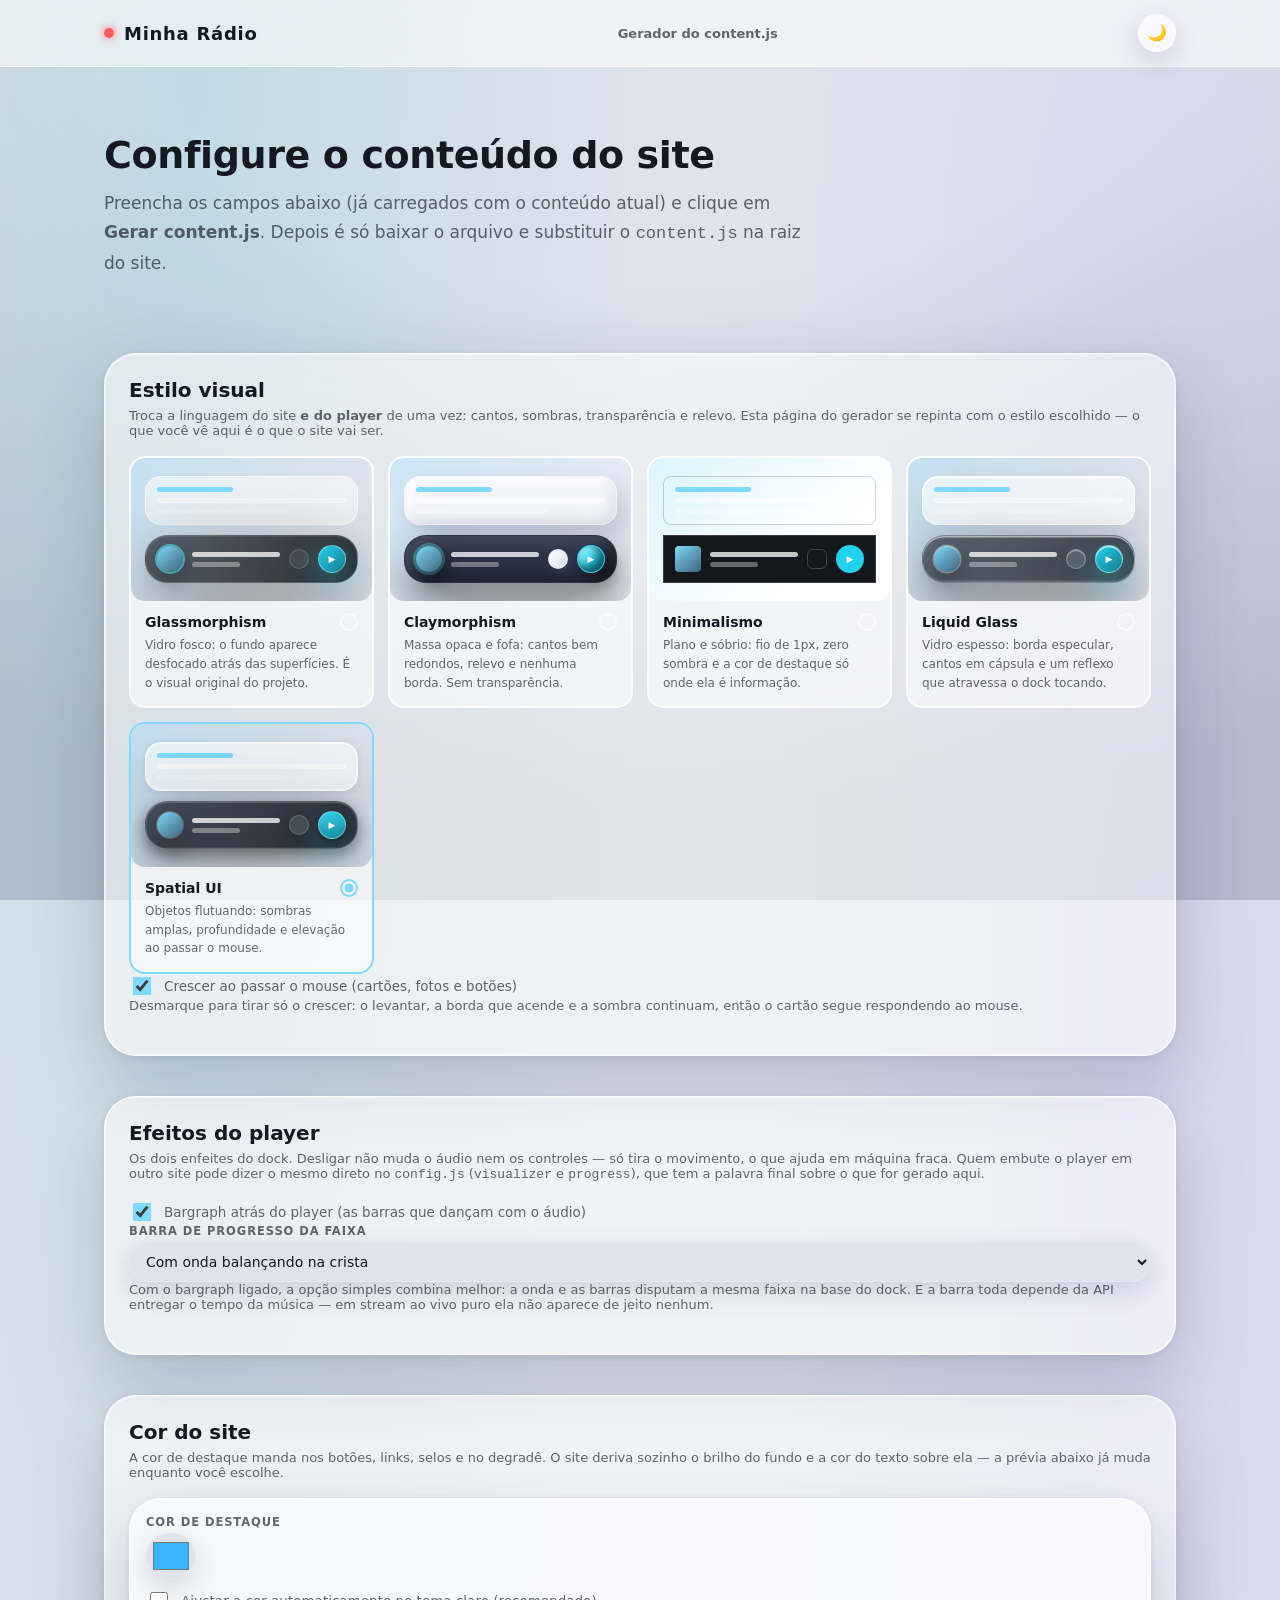
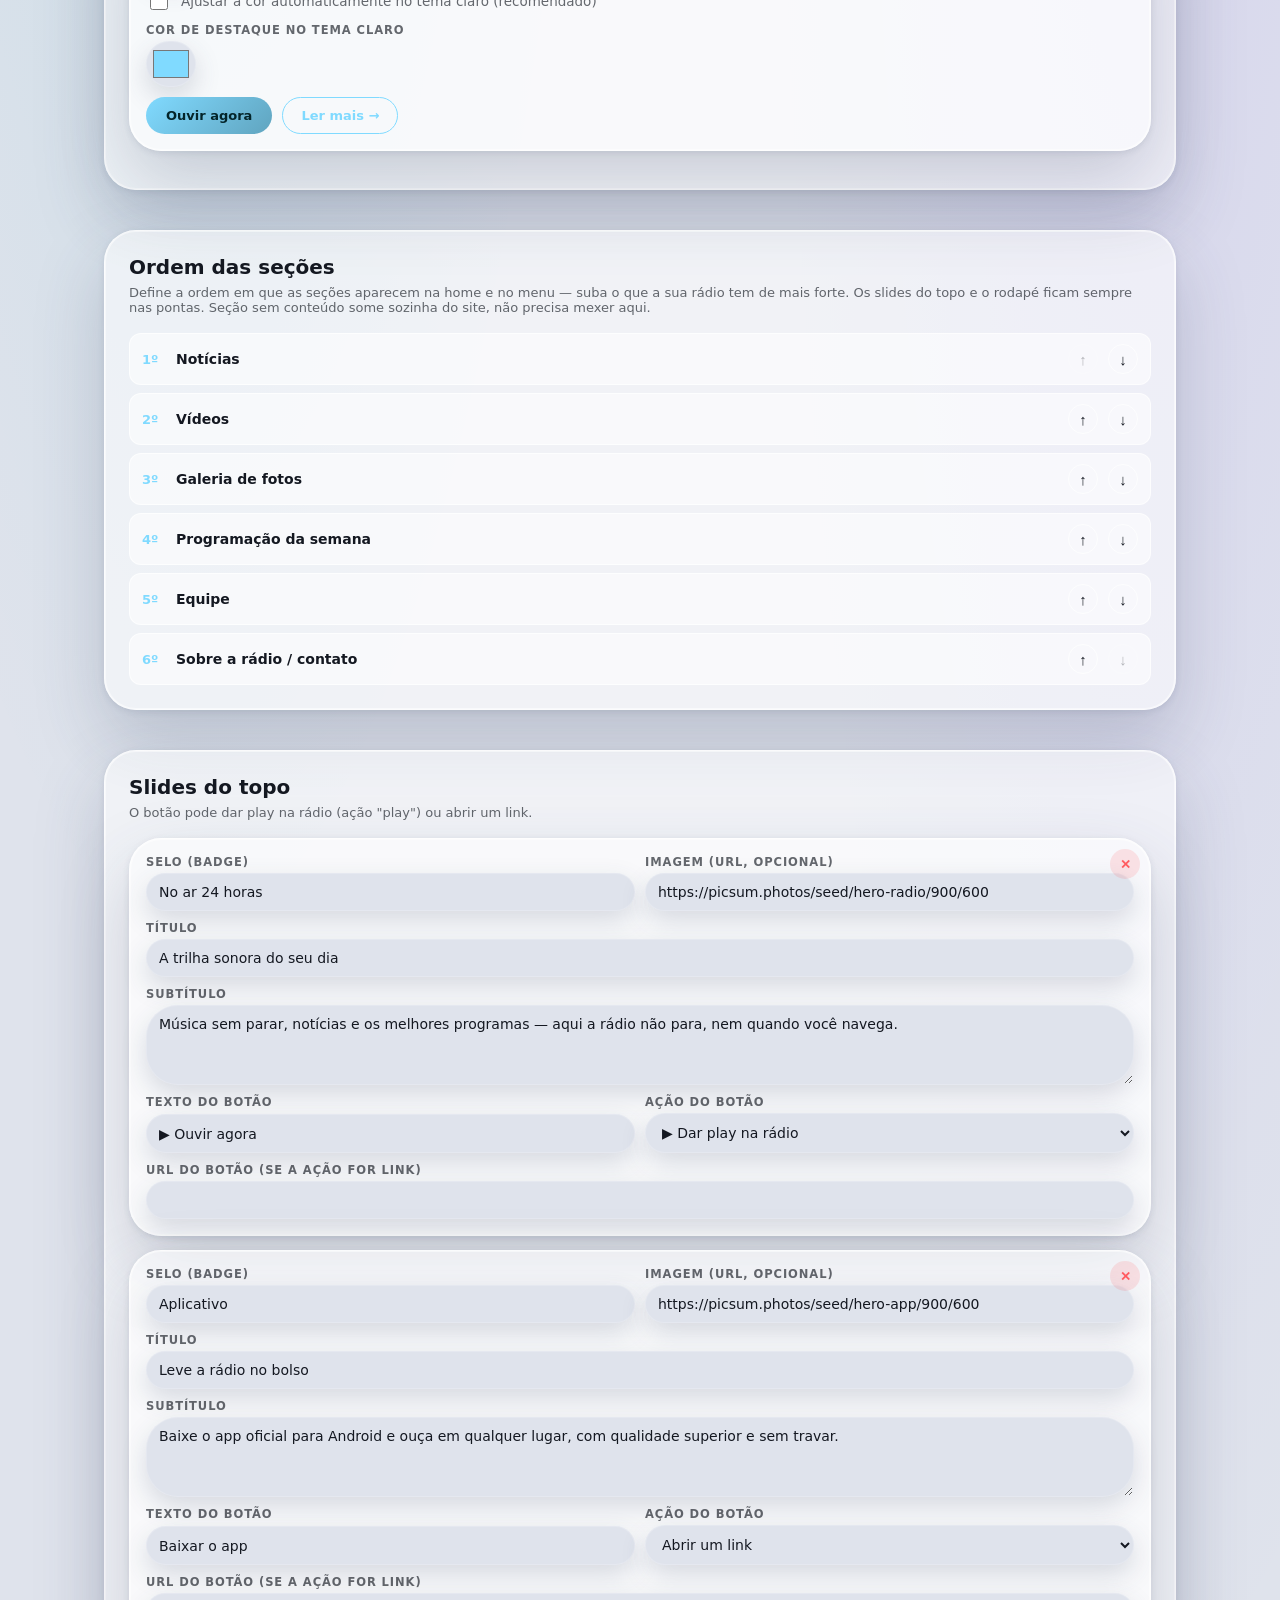
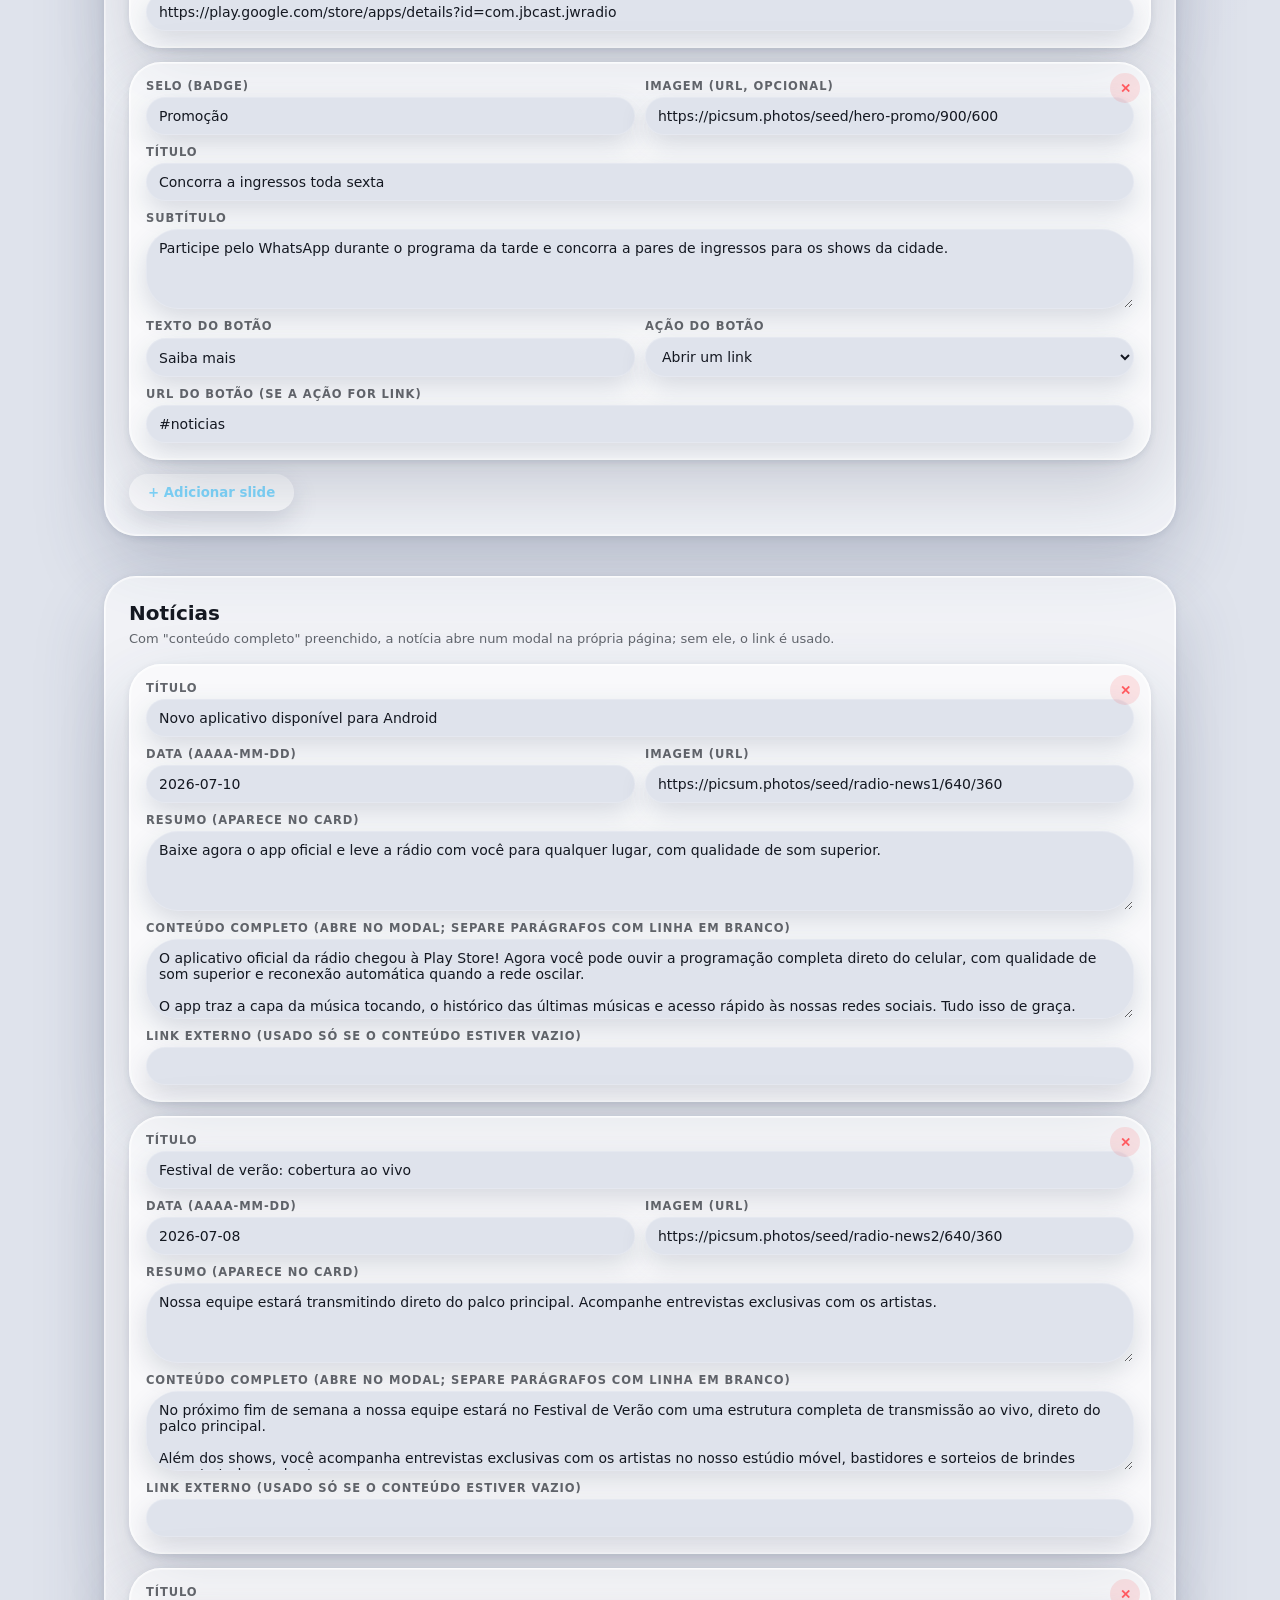
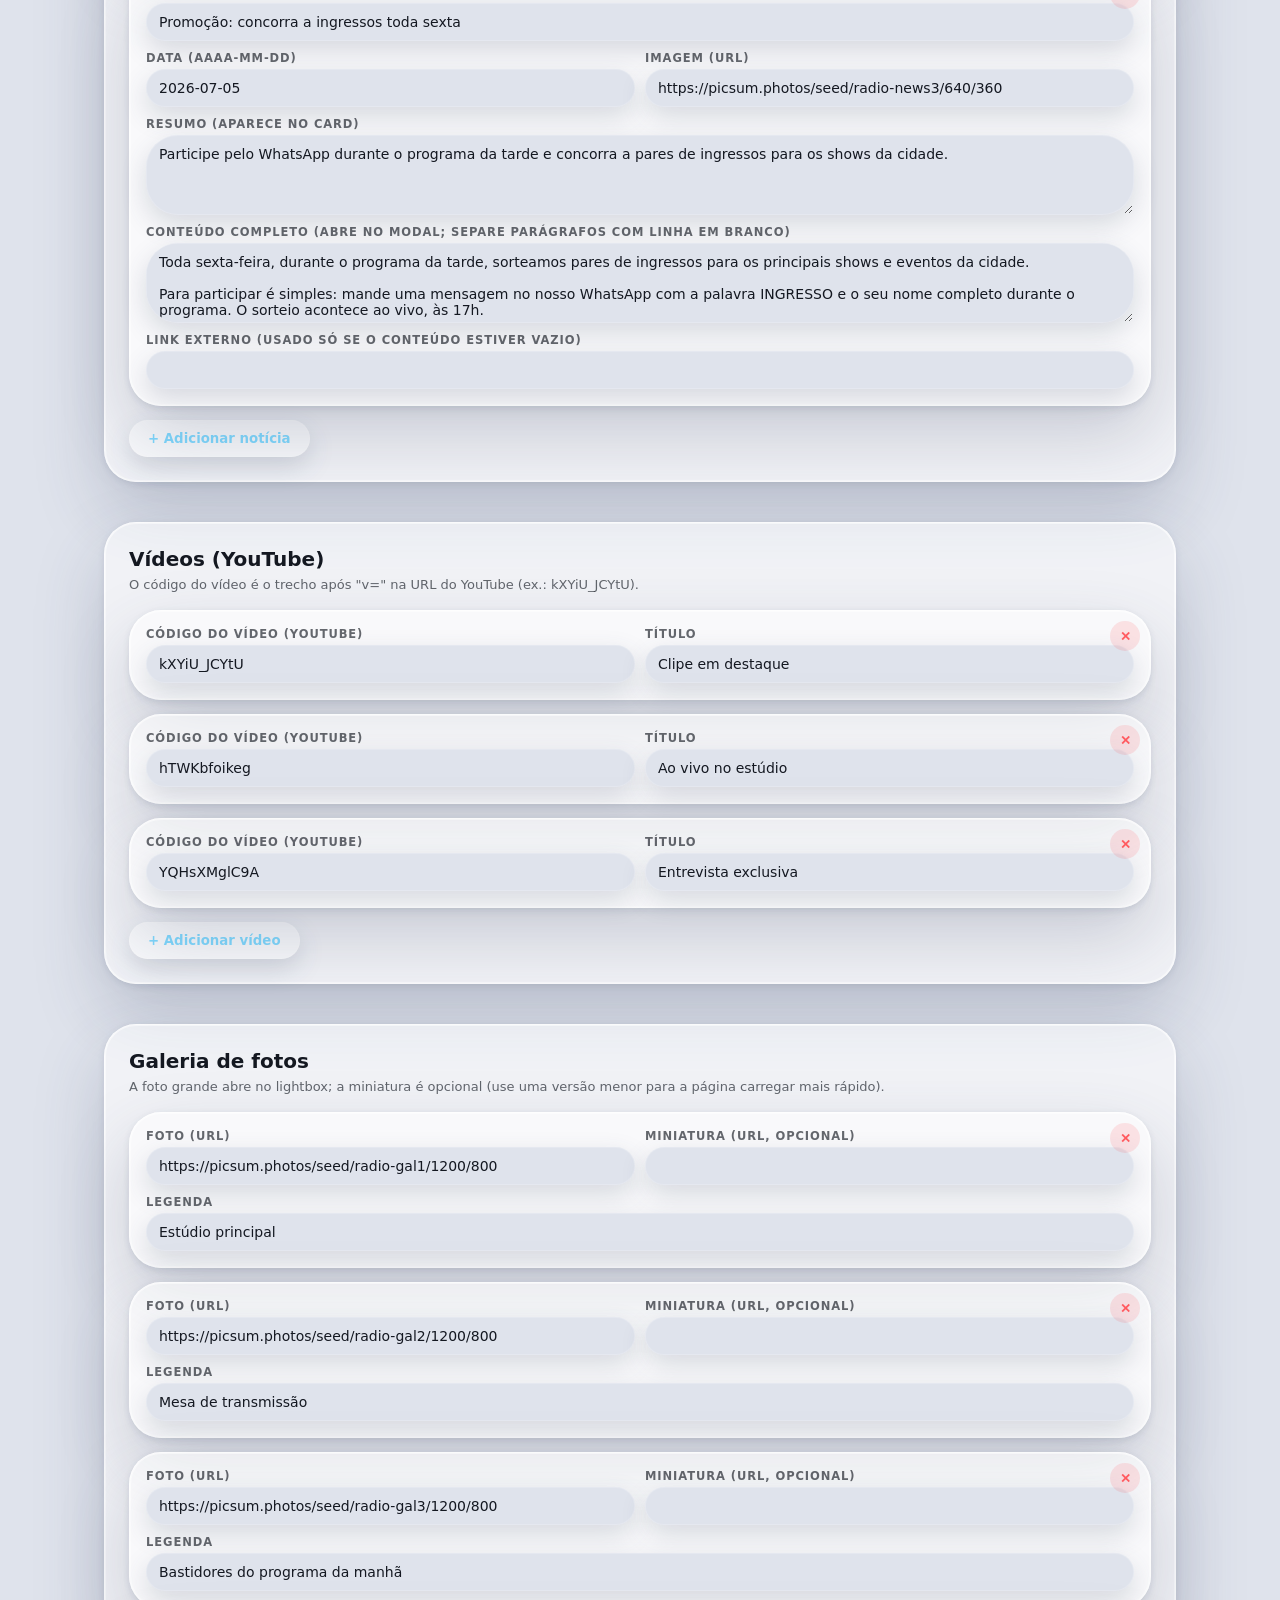
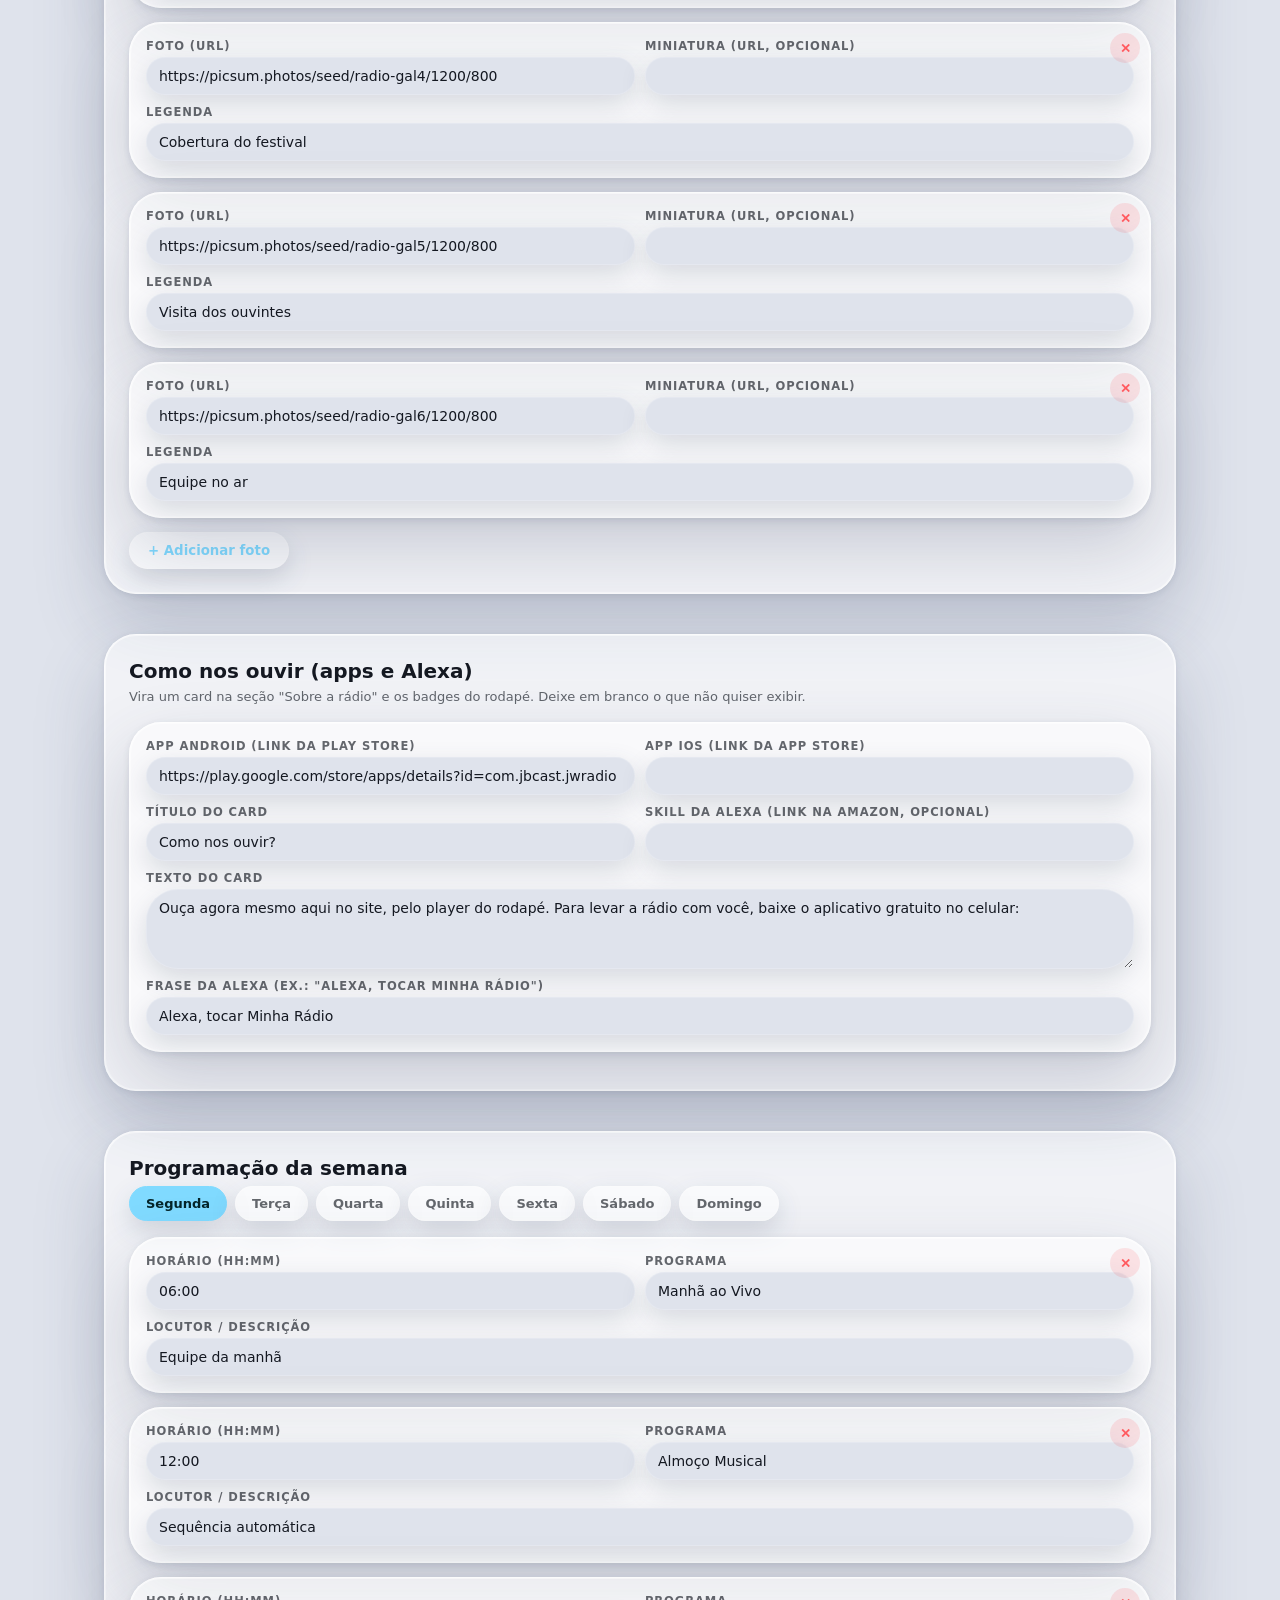
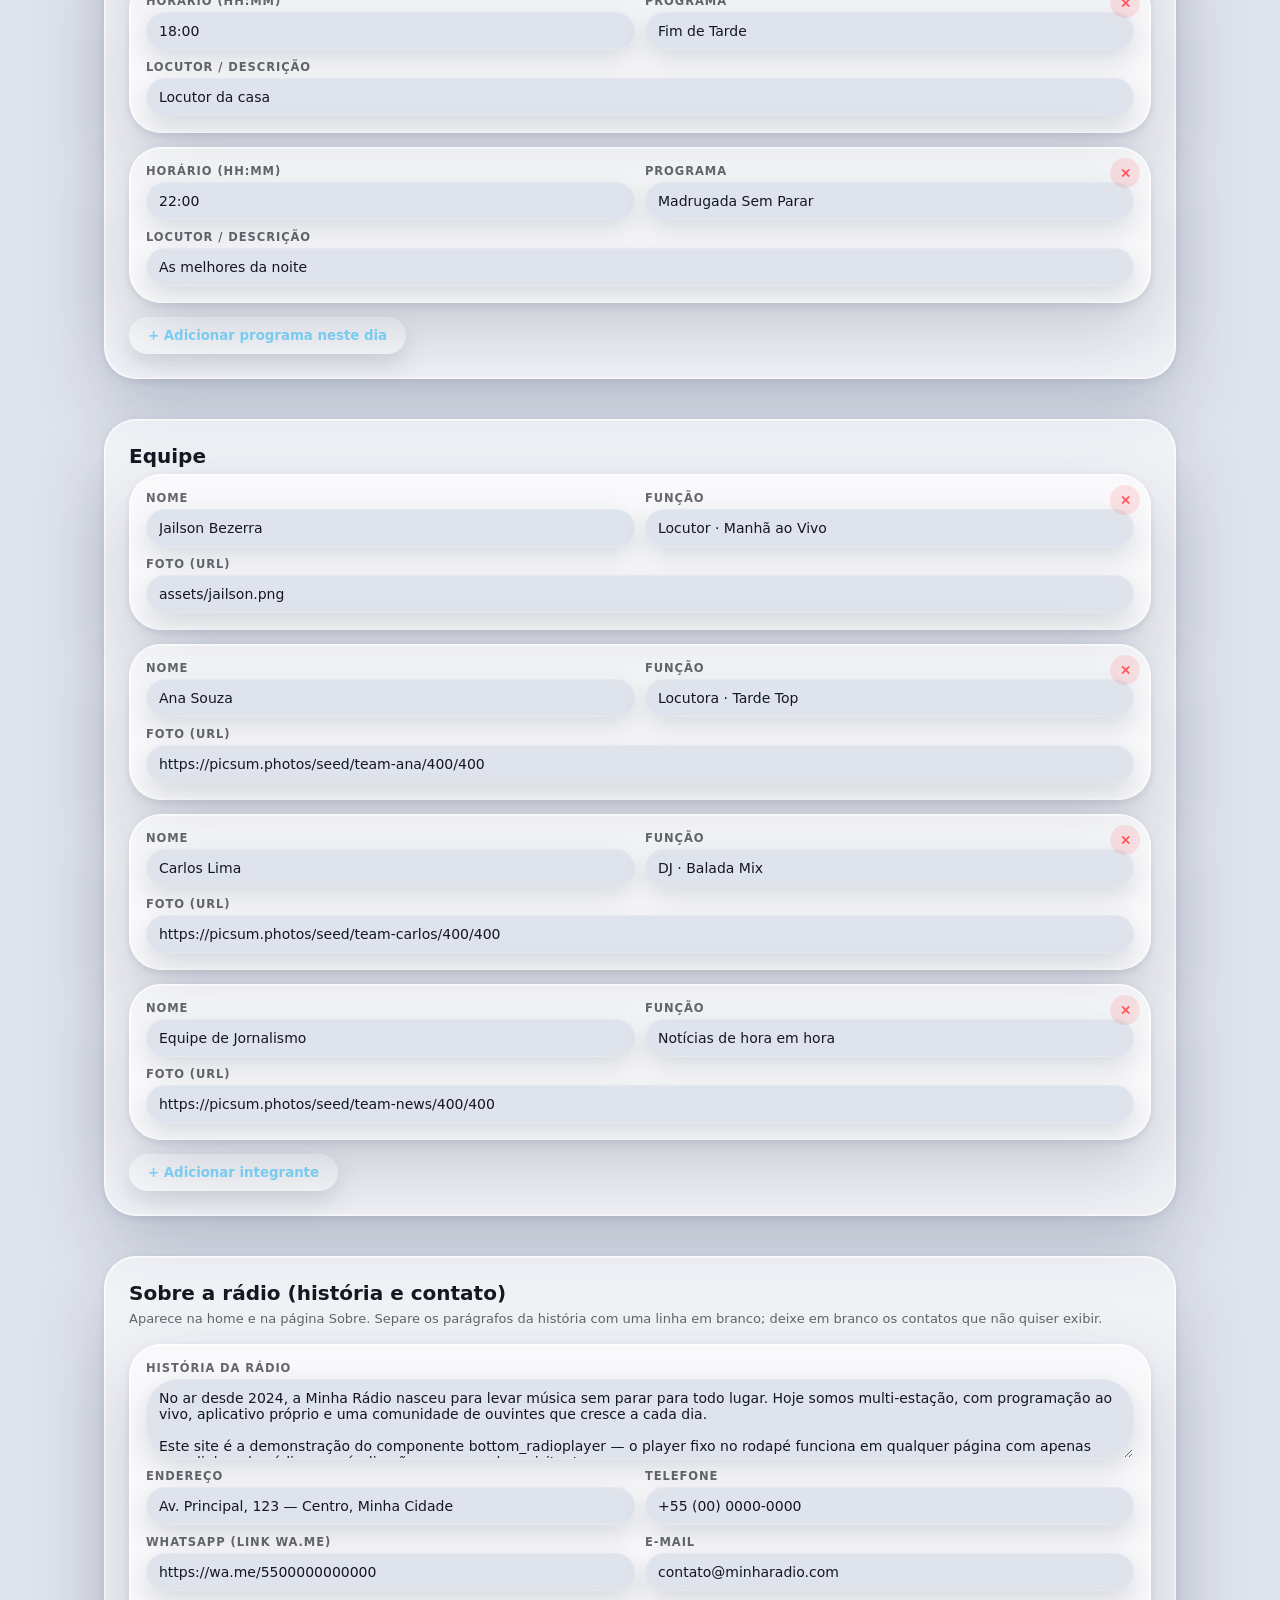
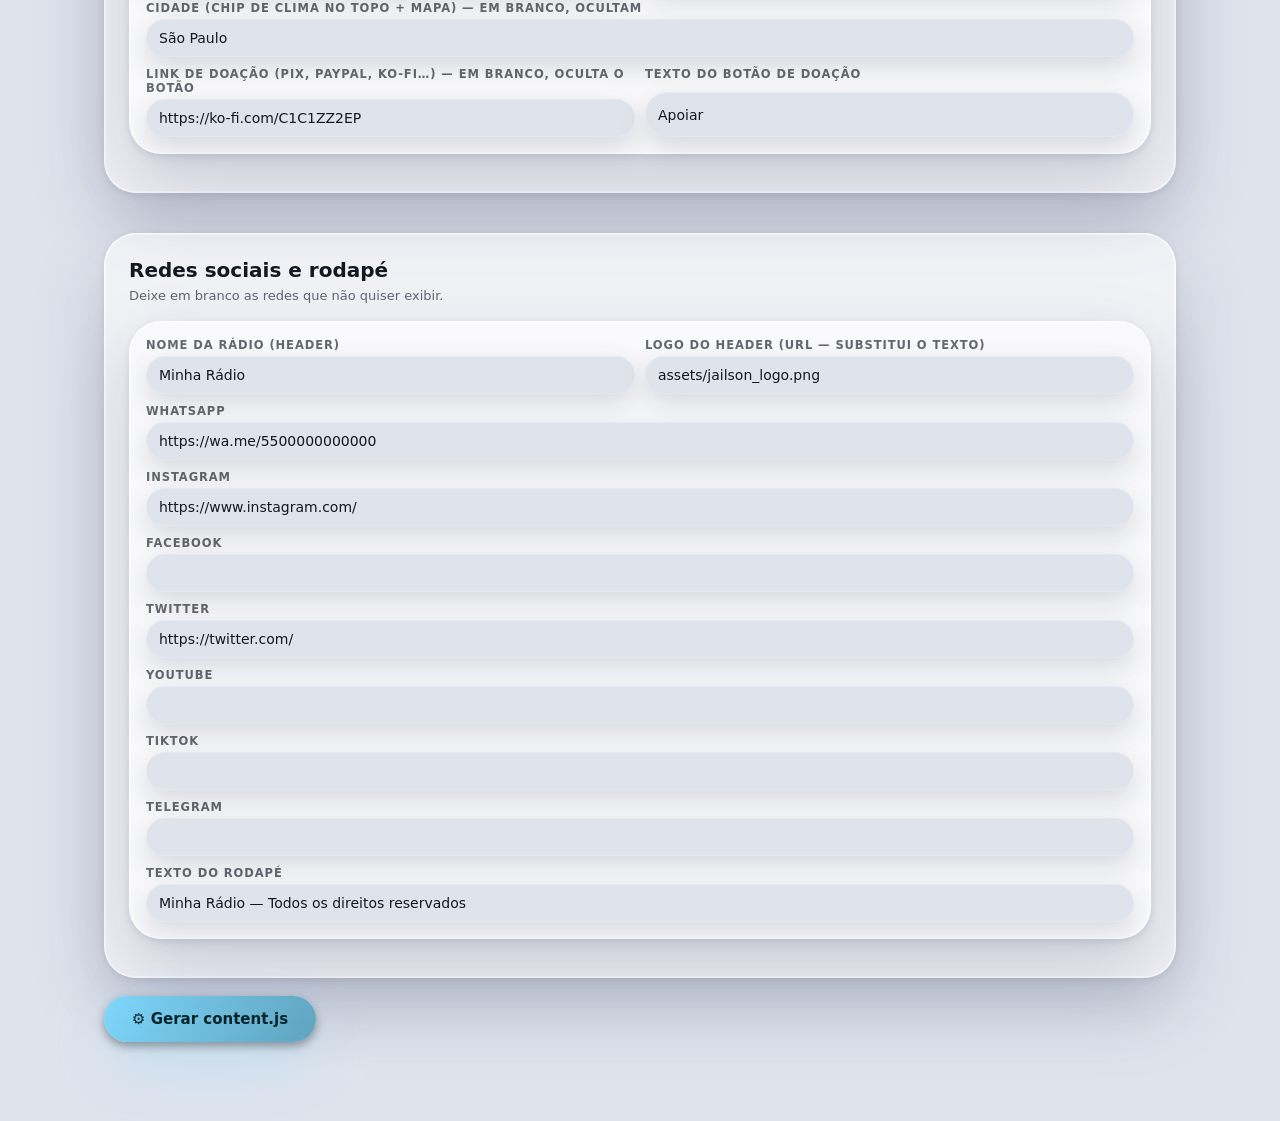
<file: gerador.html>
<!DOCTYPE html>
<html lang="pt-BR">

<head>
    <meta charset="utf-8">
    <meta name="viewport" content="width=device-width, initial-scale=1">
    <title>Gerador do content.js — Minha Rádio</title>
    <!-- carrega o conteúdo atual: pré-preenche o formulário e, no pré-boot
         abaixo, define o estilo visual da própria página do gerador -->
    <script src="content.js"></script>
    <script>
        (function () {
            var theme = localStorage.getItem("site:theme");
            if (!theme) theme = matchMedia("(prefers-color-scheme: light)").matches ? "light" : "dark";
            document.documentElement.dataset.theme = theme;

            var content = window.siteContent || {};
            document.documentElement.dataset.ui = (content.theme || {}).style || "glass";
        })();
    </script>
    <link rel="stylesheet" href="site.css">
    <link rel="stylesheet" href="css/ui-styles.css">
    <style>
        .gen-section {
            margin-top: 40px;
            padding: 24px;
            border-radius: var(--site-radius);
            background: var(--site-surface);
            border: 1px solid var(--site-border);
        }

        .gen-section h2 { margin: 0 0 6px; font-size: 20px; }
        .gen-hint { margin: 0 0 18px; font-size: 13px; color: var(--site-muted); }

        .gen-item {
            position: relative;
            display: grid;
            gap: 10px;
            padding: 16px;
            margin-bottom: 14px;
            border-radius: 14px;
            border: 1px solid var(--site-border);
            background: var(--site-surface);
        }

        .gen-field { display: grid; gap: 4px; }
        .gen-field label { font-size: 11.5px; font-weight: 700; letter-spacing: 0.08em; text-transform: uppercase; color: var(--site-muted); }

        .gen-field input,
        .gen-field select,
        .gen-field textarea {
            font-family: inherit;
            font-size: 14px;
            color: var(--site-text);
            background: var(--site-bg);
            border: 1px solid var(--site-border);
            border-radius: 10px;
            padding: 10px 12px;
        }

        .gen-field textarea { min-height: 80px; resize: vertical; }
        .gen-field input:focus, .gen-field select:focus, .gen-field textarea:focus { outline: 2px solid var(--site-accent); outline-offset: 1px; }

        .gen-row { display: grid; grid-template-columns: 1fr 1fr; gap: 10px; }
        @media (max-width: 640px) { .gen-row { grid-template-columns: 1fr; } }

        .gen-field input[type="color"] {
            height: 46px;
            padding: 4px;
            cursor: pointer;
        }

        .gen-check {
            display: flex;
            align-items: center;
            gap: 10px;
            font-size: 13.5px;
            color: var(--site-muted);
            cursor: pointer;
        }

        .gen-check input { width: 18px; height: 18px; accent-color: var(--site-accent); cursor: pointer; }

        /* prévia da cor escolhida */
        .gen-swatches { display: flex; flex-wrap: wrap; gap: 10px; align-items: center; }

        .gen-swatch {
            padding: 11px 20px;
            border-radius: 999px;
            font-size: 13px;
            font-weight: 800;
            color: var(--site-accent-ink);
            background: linear-gradient(135deg, var(--site-accent), var(--site-accent-2, #2ba7b0));
        }

        .gen-swatch-alt {
            padding: 10px 18px;
            border-radius: 999px;
            border: 1px solid var(--site-accent);
            color: var(--site-accent);
            font-size: 13px;
            font-weight: 800;
            background: none;
        }

        .gen-remove {
            position: absolute;
            top: 10px;
            right: 10px;
            width: 30px;
            height: 30px;
            border: none;
            border-radius: 50%;
            background: rgba(255, 90, 95, 0.15);
            color: #ff5a5f;
            font-weight: 800;
            cursor: pointer;
        }

        .gen-add {
            padding: 10px 18px;
            border-radius: 999px;
            border: 1px dashed var(--site-border);
            background: none;
            color: var(--site-accent);
            font-family: inherit;
            font-weight: 700;
            cursor: pointer;
        }

        .gen-add:hover { background: var(--site-surface-strong); }

        /* ordem das seções: lista com setas ↑/↓ */
        .gen-order { display: grid; gap: 8px; }

        .gen-order-item {
            display: flex;
            align-items: center;
            gap: 10px;
            padding: 10px 12px;
            border: 1px solid var(--site-border);
            border-radius: 12px;
            background: var(--site-surface);
        }

        .gen-order-pos {
            width: 24px;
            font-weight: 800;
            font-size: 13px;
            color: var(--site-accent);
        }

        .gen-order-name { flex: 1; font-weight: 700; font-size: 14px; }

        .gen-order-move {
            width: 30px;
            height: 30px;
            border: 1px solid var(--site-border);
            border-radius: 50%;
            background: none;
            color: var(--site-text);
            font-size: 15px;
            line-height: 1;
            cursor: pointer;
        }

        .gen-order-move:hover:not(:disabled) { background: var(--site-surface-strong); }
        .gen-order-move:disabled { opacity: 0.3; cursor: default; }

        .gen-tabs { display: flex; gap: 8px; flex-wrap: wrap; margin-bottom: 16px; }

        .gen-output textarea {
            width: 100%;
            min-height: 260px;
            font-family: Consolas, monospace;
            font-size: 12.5px;
            color: var(--site-text);
            background: var(--site-bg);
            border: 1px solid var(--site-border);
            border-radius: 14px;
            padding: 14px;
        }

        .gen-actions { display: flex; gap: 12px; flex-wrap: wrap; margin: 18px 0; }

        .gen-primary {
            padding: 14px 28px;
            border: none;
            border-radius: 999px;
            background: linear-gradient(135deg, var(--site-accent), #2ba7b0);
            color: var(--site-accent-ink);
            font-family: inherit;
            font-size: 15px;
            font-weight: 800;
            cursor: pointer;
        }

        .gen-secondary {
            padding: 14px 24px;
            border: 1px solid var(--site-border);
            border-radius: 999px;
            background: var(--site-surface);
            color: var(--site-text);
            font-family: inherit;
            font-weight: 700;
            cursor: pointer;
        }

        .gen-secondary:hover { background: var(--site-surface-strong); }

        /* --- seletor de estilo visual ---
           A moldura do cartão usa os tokens da PÁGINA (o estilo escolhido);
           só o miolo .style-preview carrega o data-ui do estilo que ele
           representa — por isso as cinco miniaturas convivem lado a lado. */

        .style-picker {
            display: grid;
            grid-template-columns: repeat(auto-fit, minmax(200px, 1fr));
            gap: 14px;
        }

        .style-option {
            padding: 0;
            text-align: left;
            border: 2px solid var(--site-border);
            border-radius: 16px;
            background: var(--site-surface);
            color: var(--site-text);
            font-family: inherit;
            cursor: pointer;
            overflow: hidden;
            transition: border-color 0.2s ease, transform 0.15s ease;
        }

        .style-option:hover { transform: translateY(-2px); }

        .style-option.is-active { border-color: var(--site-accent); }

        .style-option-body { padding: 12px 14px 14px; }

        .style-option-name {
            display: flex;
            align-items: center;
            justify-content: space-between;
            gap: 8px;
            font-size: 14px;
            font-weight: 800;
        }

        /* marca de selecionado: círculo com o accent (não conto só com a
           borda — quem enxerga mal a diferença de 2px fica sem resposta) */
        .style-option-check {
            flex: none;
            width: 18px;
            height: 18px;
            border-radius: 50%;
            border: 2px solid var(--site-border);
        }

        .style-option.is-active .style-option-check {
            border-color: var(--site-accent);
            background: radial-gradient(circle, var(--site-accent) 45%, transparent 47%);
        }

        .style-option-desc {
            margin-top: 5px;
            font-size: 12px;
            line-height: 1.55;
            color: var(--site-muted);
        }
    </style>
</head>

<body>
    <header class="site-header">
        <div class="site-header-inner">
            <a class="site-brand" href="index.html"><span class="site-brand-dot"></span> Minha Rádio</a>
            <span style="font-size:13px;color:var(--site-muted);font-weight:700">Gerador do content.js</span>
            <button type="button" id="theme-toggle" class="theme-toggle" aria-label="Alternar tema claro/escuro"></button>
        </div>
    </header>

    <div class="site-container" style="padding-bottom:64px">

        <section class="hero" style="padding:48px 0 8px">
            <h1 style="font-size:clamp(26px,4vw,38px)">Configure o conteúdo do site</h1>
            <p>Preencha os campos abaixo (já carregados com o conteúdo atual) e clique em <strong>Gerar content.js</strong>.
               Depois é só baixar o arquivo e substituir o <code>content.js</code> na raiz do site.</p>
        </section>

        <section class="gen-section">
            <h2>Estilo visual</h2>
            <p class="gen-hint">Troca a linguagem do site <strong>e do player</strong> de uma vez: cantos, sombras,
               transparência e relevo. Esta página do gerador se repinta com o estilo escolhido — o que você vê
               aqui é o que o site vai ser.</p>
            <div class="style-picker" id="gen-style"></div>
            <div id="gen-hover-zoom"></div>
        </section>

        <section class="gen-section">
            <h2>Efeitos do player</h2>
            <p class="gen-hint">Os dois enfeites do dock. Desligar não muda o áudio nem os controles — só tira o
               movimento, o que ajuda em máquina fraca. Quem embute o player em outro site pode dizer o mesmo
               direto no <code>config.js</code> (<code>visualizer</code> e <code>progress</code>), que tem a
               palavra final sobre o que for gerado aqui.</p>
            <div id="gen-player-fx"></div>
        </section>

        <section class="gen-section">
            <h2>Cor do site</h2>
            <p class="gen-hint">A cor de destaque manda nos botões, links, selos e no degradê. O site deriva sozinho o
               brilho do fundo e a cor do texto sobre ela — a prévia abaixo já muda enquanto você escolhe.</p>
            <div class="gen-item" id="gen-theme"></div>
        </section>

        <section class="gen-section">
            <h2>Ordem das seções</h2>
            <p class="gen-hint">Define a ordem em que as seções aparecem na home e no menu — suba o que a sua rádio tem de
               mais forte. Os slides do topo e o rodapé ficam sempre nas pontas. Seção sem conteúdo some sozinha do site,
               não precisa mexer aqui.</p>
            <div class="gen-order" id="gen-order"></div>
        </section>

        <section class="gen-section">
            <h2>Slides do topo</h2>
            <p class="gen-hint">O botão pode dar play na rádio (ação "play") ou abrir um link.</p>
            <div id="gen-slides"></div>
            <button type="button" class="gen-add" data-add="slides">+ Adicionar slide</button>
        </section>

        <section class="gen-section">
            <h2>Notícias</h2>
            <p class="gen-hint">Com "conteúdo completo" preenchido, a notícia abre num modal na própria página; sem ele, o link é usado.</p>
            <div id="gen-news"></div>
            <button type="button" class="gen-add" data-add="news">+ Adicionar notícia</button>
        </section>

        <section class="gen-section">
            <h2>Vídeos (YouTube)</h2>
            <p class="gen-hint">O código do vídeo é o trecho após "v=" na URL do YouTube (ex.: kXYiU_JCYtU).</p>
            <div id="gen-videos"></div>
            <button type="button" class="gen-add" data-add="videos">+ Adicionar vídeo</button>
        </section>

        <section class="gen-section">
            <h2>Galeria de fotos</h2>
            <p class="gen-hint">A foto grande abre no lightbox; a miniatura é opcional (use uma versão menor para a página carregar mais rápido).</p>
            <div id="gen-gallery"></div>
            <button type="button" class="gen-add" data-add="gallery">+ Adicionar foto</button>
        </section>

        <section class="gen-section">
            <h2>Como nos ouvir (apps e Alexa)</h2>
            <p class="gen-hint">Vira um card na seção "Sobre a rádio" e os badges do rodapé. Deixe em branco o que não quiser exibir.</p>
            <div class="gen-item" id="gen-listen"></div>
        </section>

        <section class="gen-section">
            <h2>Programação da semana</h2>
            <div class="gen-tabs schedule-tabs" id="gen-day-tabs"></div>
            <div id="gen-schedule"></div>
            <button type="button" class="gen-add" data-add="schedule">+ Adicionar programa neste dia</button>
        </section>

        <section class="gen-section">
            <h2>Equipe</h2>
            <div id="gen-team"></div>
            <button type="button" class="gen-add" data-add="team">+ Adicionar integrante</button>
        </section>

        <section class="gen-section">
            <h2>Sobre a rádio (história e contato)</h2>
            <p class="gen-hint">Aparece na home e na página Sobre. Separe os parágrafos da história com uma linha em branco; deixe em branco os contatos que não quiser exibir.</p>
            <div class="gen-item" id="gen-about"></div>
        </section>

        <section class="gen-section">
            <h2>Redes sociais e rodapé</h2>
            <p class="gen-hint">Deixe em branco as redes que não quiser exibir.</p>
            <div class="gen-item" id="gen-social"></div>
        </section>

        <div class="gen-actions">
            <button type="button" class="gen-primary" id="gen-generate">⚙️ Gerar content.js</button>
            <button type="button" class="gen-secondary" id="gen-copy" hidden>📋 Copiar</button>
            <button type="button" class="gen-secondary" id="gen-download" hidden>⬇ Baixar content.js</button>
        </div>

        <section class="gen-output" id="gen-output-wrap" hidden>
            <textarea id="gen-output" readonly spellcheck="false"></textarea>
        </section>

    </div>

    <!-- o content.js é carregado no <head> (o pré-boot depende dele) -->
    <script>
        (function () {
            "use strict";

            const data = JSON.parse(JSON.stringify(window.siteContent || {}));
            data.slides = data.slides || [];
            data.news = data.news || [];
            data.videos = data.videos || [];
            data.gallery = data.gallery || [];
            data.apps = data.apps || {};
            data.listen = data.listen || {};
            data.theme = data.theme || { accent: "#4dd7e0", accentLight: "" };
            data.theme.style = data.theme.style || "glass";
            // ligado é o normal: só o false explícito desliga o crescer
            data.theme.hoverZoom = data.theme.hoverZoom !== false;
            data.schedule = data.schedule || {};
            data.team = data.team || [];
            data.social = data.social || {};
            data.footer = data.footer || { text: "" };
            data.brand = data.brand || { name: "", logo: "" };
            data.about = data.about || { history: "" };
            data.about.contact = data.about.contact || {};

            // --- tema (mesmo comportamento do site) ---
            const themeToggle = document.getElementById("theme-toggle");
            const icon = () => (document.documentElement.dataset.theme === "light" ? "🌙" : "☀️");
            themeToggle.textContent = icon();
            themeToggle.onclick = () => {
                const next = document.documentElement.dataset.theme === "light" ? "dark" : "light";
                document.documentElement.dataset.theme = next;
                localStorage.setItem("site:theme", next);
                themeToggle.textContent = icon();
                previewTheme(); // a prévia da cor depende do tema atual
            };

            // --- helpers de formulário ---
            function el(tag, className, text) {
                const node = document.createElement(tag);
                if (className) node.className = className;
                if (text) node.textContent = text;
                return node;
            }

            function field(label, value, onInput, type) {
                const wrap = document.createElement("div");
                wrap.className = "gen-field";
                const lab = document.createElement("label");
                lab.textContent = label;
                wrap.appendChild(lab);
                let input;
                if (type === "textarea") {
                    input = document.createElement("textarea");
                    input.value = value || "";
                } else if (type === "select-action") {
                    input = document.createElement("select");
                    [["play", "▶ Dar play na rádio"], ["link", "Abrir um link"]].forEach(([v, t]) => {
                        const o = document.createElement("option");
                        o.value = v; o.textContent = t;
                        input.appendChild(o);
                    });
                    input.value = value || "link";
                } else if (type === "color") {
                    input = document.createElement("input");
                    input.type = "color";
                    input.value = value || "#4dd7e0";
                } else {
                    input = document.createElement("input");
                    input.type = "text";
                    input.value = value || "";
                }
                input.addEventListener("input", () => onInput(input.value));
                if (type === "select-action") input.addEventListener("change", () => onInput(input.value));
                wrap.appendChild(input);
                return wrap;
            }

            function checkbox(label, checked, onChange) {
                const wrap = document.createElement("label");
                wrap.className = "gen-check";
                const input = document.createElement("input");
                input.type = "checkbox";
                input.checked = !!checked;
                input.addEventListener("change", () => onChange(input.checked));
                wrap.appendChild(input);
                wrap.appendChild(document.createTextNode(label));
                return wrap;
            }

            function removeButton(list, index, rerender) {
                const btn = document.createElement("button");
                btn.type = "button";
                btn.className = "gen-remove";
                btn.textContent = "✕";
                btn.title = "Remover";
                btn.onclick = () => { list.splice(index, 1); rerender(); };
                return btn;
            }

            function row(...children) {
                const r = document.createElement("div");
                r.className = "gen-row";
                children.forEach((c) => r.appendChild(c));
                return r;
            }

            // --- slides ---
            function renderSlides() {
                const root = document.getElementById("gen-slides");
                root.innerHTML = "";
                data.slides.forEach((slide, i) => {
                    slide.button = slide.button || { label: "", action: "link", url: "" };
                    const item = document.createElement("div");
                    item.className = "gen-item";
                    item.appendChild(removeButton(data.slides, i, renderSlides));
                    item.appendChild(row(
                        field("Selo (badge)", slide.badge, (v) => slide.badge = v),
                        field("Imagem (URL, opcional)", slide.image, (v) => slide.image = v)
                    ));
                    item.appendChild(field("Título", slide.title, (v) => slide.title = v));
                    item.appendChild(field("Subtítulo", slide.subtitle, (v) => slide.subtitle = v, "textarea"));
                    item.appendChild(row(
                        field("Texto do botão", slide.button.label, (v) => slide.button.label = v),
                        field("Ação do botão", slide.button.action === "play" ? "play" : "link", (v) => slide.button.action = v, "select-action")
                    ));
                    item.appendChild(field("URL do botão (se a ação for link)", slide.button.url, (v) => slide.button.url = v));
                    root.appendChild(item);
                });
            }

            // --- notícias ---
            function renderNews() {
                const root = document.getElementById("gen-news");
                root.innerHTML = "";
                data.news.forEach((n, i) => {
                    const item = document.createElement("div");
                    item.className = "gen-item";
                    item.appendChild(removeButton(data.news, i, renderNews));
                    item.appendChild(field("Título", n.title, (v) => n.title = v));
                    item.appendChild(row(
                        field("Data (AAAA-MM-DD)", n.date, (v) => n.date = v),
                        field("Imagem (URL)", n.image, (v) => n.image = v)
                    ));
                    item.appendChild(field("Resumo (aparece no card)", n.excerpt, (v) => n.excerpt = v, "textarea"));
                    item.appendChild(field("Conteúdo completo (abre no modal; separe parágrafos com linha em branco)", n.content, (v) => n.content = v, "textarea"));
                    item.appendChild(field("Link externo (usado só se o conteúdo estiver vazio)", n.url, (v) => n.url = v));
                    root.appendChild(item);
                });
            }

            // --- vídeos ---
            function renderVideos() {
                const root = document.getElementById("gen-videos");
                root.innerHTML = "";
                data.videos.forEach((v, i) => {
                    const item = document.createElement("div");
                    item.className = "gen-item";
                    item.appendChild(removeButton(data.videos, i, renderVideos));
                    item.appendChild(row(
                        field("Código do vídeo (YouTube)", v.id, (val) => v.id = val),
                        field("Título", v.title, (val) => v.title = val)
                    ));
                    root.appendChild(item);
                });
            }

            // --- cor do site (mesma matemática do site.js, para a prévia
            //     valer o que o site vai mostrar) ---
            function hexToRgb(hex) {
                const clean = String(hex || "").trim().replace(/^#/, "");
                const full = clean.length === 3 ? clean.replace(/./g, (c) => c + c) : clean;
                if (!/^[0-9a-f]{6}$/i.test(full)) return null;
                const n = parseInt(full, 16);
                return { r: (n >> 16) & 255, g: (n >> 8) & 255, b: n & 255 };
            }
            const rgbToHex = ({ r, g, b }) => "#" + [r, g, b].map((v) => Math.max(0, Math.min(255, Math.round(v))).toString(16).padStart(2, "0")).join("");
            function luminance({ r, g, b }) {
                const ch = (value) => { const v = value / 255; return v <= 0.03928 ? v / 12.92 : Math.pow((v + 0.055) / 1.055, 2.4); };
                return 0.2126 * ch(r) + 0.7152 * ch(g) + 0.0722 * ch(b);
            }
            const scaleRgb = (rgb, f) => ({ r: rgb.r * f, g: rgb.g * f, b: rgb.b * f });

            function previewTheme() {
                const escuro = document.documentElement.dataset.theme !== "light";
                const base = hexToRgb(data.theme.accent);
                if (!base) return;
                const claro = hexToRgb(data.theme.accentLight) || (luminance(base) > 0.45 ? scaleRgb(base, 0.7) : base);
                const usada = escuro ? base : claro;
                const style = document.documentElement.style;
                style.setProperty("--site-accent", rgbToHex(usada));
                style.setProperty("--site-accent-2", rgbToHex(scaleRgb(usada, escuro ? 0.62 : 0.75)));
                style.setProperty("--site-accent-ink", luminance(usada) > 0.45 ? "#04252a" : "#ffffff");
            }

            function renderTheme() {
                const root = document.getElementById("gen-theme");
                root.innerHTML = "";

                const auto = !data.theme.accentLight;
                root.appendChild(field("Cor de destaque", data.theme.accent || "#4dd7e0", (v) => {
                    data.theme.accent = v;
                    previewTheme();
                }, "color"));

                root.appendChild(checkbox("Ajustar a cor automaticamente no tema claro (recomendado)", auto, (marcado) => {
                    data.theme.accentLight = marcado ? "" : (data.theme.accent || "#4dd7e0");
                    renderTheme();
                    previewTheme();
                }));

                if (!auto) {
                    root.appendChild(field("Cor de destaque no tema claro", data.theme.accentLight, (v) => {
                        data.theme.accentLight = v;
                        previewTheme();
                    }, "color"));
                }

                const previa = document.createElement("div");
                previa.className = "gen-swatches";
                const cheio = document.createElement("span");
                cheio.className = "gen-swatch";
                cheio.textContent = "Ouvir agora";
                const vazado = document.createElement("span");
                vazado.className = "gen-swatch-alt";
                vazado.textContent = "Ler mais →";
                previa.appendChild(cheio);
                previa.appendChild(vazado);
                root.appendChild(previa);

                previewTheme();
            }

            // --- estilo visual ---
            // A miniatura é desenhada com os MESMOS tokens (--ui-*) do site e
            // do dock de verdade: basta o data-ui no wrapper para ela se
            // pintar sozinha. Nenhum valor de cor/sombra é copiado aqui, então
            // mexer no css/ui-styles.css atualiza a prévia junto.

            const STYLES = [
                ["glass", "Glassmorphism", "Vidro fosco: o fundo aparece desfocado atrás das superfícies. É o visual original do projeto."],
                ["clay", "Claymorphism", "Massa opaca e fofa: cantos bem redondos, relevo e nenhuma borda. Sem transparência."],
                ["minimal", "Minimalismo", "Plano e sóbrio: fio de 1px, zero sombra e a cor de destaque só onde ela é informação."],
                ["liquid", "Liquid Glass", "Vidro espesso: borda especular, cantos em cápsula e um reflexo que atravessa o dock tocando."],
                ["spatial", "Spatial UI", "Objetos flutuando: sombras amplas, profundidade e elevação ao passar o mouse."],
            ];

            const previewMarkup =
                '<div class="style-preview-card"><i></i><i></i><i></i></div>' +
                '<div class="style-preview-dock">' +
                    '<span class="style-preview-art"></span>' +
                    '<span class="style-preview-lines"><i></i><i></i></span>' +
                    '<span class="style-preview-btn"></span>' +
                    '<span class="style-preview-play">&#9654;</span>' +
                '</div>';

            function renderStyle() {
                const root = document.getElementById("gen-style");
                root.innerHTML = "";
                const atual = data.theme.style || "glass";

                STYLES.forEach(([key, nome, descricao]) => {
                    const btn = document.createElement("button");
                    btn.type = "button";
                    btn.className = "style-option" + (key === atual ? " is-active" : "");
                    btn.setAttribute("aria-pressed", key === atual ? "true" : "false");

                    const previa = document.createElement("div");
                    previa.className = "style-preview";
                    previa.dataset.ui = key;
                    previa.innerHTML = previewMarkup;

                    const corpo = document.createElement("div");
                    corpo.className = "style-option-body";
                    const titulo = document.createElement("div");
                    titulo.className = "style-option-name";
                    titulo.appendChild(document.createTextNode(nome));
                    titulo.appendChild(el("span", "style-option-check"));
                    corpo.appendChild(titulo);
                    corpo.appendChild(el("div", "style-option-desc", descricao));

                    btn.appendChild(previa);
                    btn.appendChild(corpo);
                    btn.onclick = () => {
                        data.theme.style = key;
                        document.documentElement.dataset.ui = key;
                        renderStyle();
                    };
                    root.appendChild(btn);
                });
            }

            // --- zoom no hover ---
            // Anda junto do estilo porque é dele que o efeito vem: liquid e
            // spatial fazem o cartão crescer, os outros três não. Só a foto da
            // galeria e a miniatura de vídeo dão zoom em qualquer estilo — daí
            // o campo existir mesmo para quem escolheu o minimal.
            function renderHoverZoom() {
                const root = document.getElementById("gen-hover-zoom");
                root.innerHTML = "";
                root.appendChild(checkbox(
                    "Crescer ao passar o mouse (cartões, fotos e botões)",
                    data.theme.hoverZoom,
                    (marcado) => {
                        data.theme.hoverZoom = marcado;
                        aplicarHoverZoom();
                    }
                ));
                const dica = el("p", "gen-hint",
                    "Desmarque para tirar só o crescer: o levantar, a borda que acende e a " +
                    "sombra continuam, então o cartão segue respondendo ao mouse.");
                root.appendChild(dica);
                aplicarHoverZoom();
            }

            // --- efeitos do player ---
            // Moram no theme junto com o estilo porque são a mesma decisão de
            // aparência. O radioplayer.js lê primeiro o config.js e só cai
            // aqui quando aquele não disser nada — daí o padrão ser ligado.

            function renderPlayerFx() {
                const root = document.getElementById("gen-player-fx");
                root.innerHTML = "";
                root.appendChild(checkbox(
                    "Bargraph atrás do player (as barras que dançam com o áudio)",
                    data.theme.visualizer !== false,
                    (marcado) => { data.theme.visualizer = marcado; }
                ));
                const campo = el("div", "gen-field");
                const rotulo = document.createElement("label");
                rotulo.textContent = "Barra de progresso da faixa";
                campo.appendChild(rotulo);
                const escolha = document.createElement("select");
                [
                    ["wave", "Com onda balançando na crista"],
                    ["simple", "Simples — só o traço"],
                    ["off", "Desligada"],
                ].forEach(([valor, texto]) => {
                    const opcao = document.createElement("option");
                    opcao.value = valor;
                    opcao.textContent = texto;
                    escolha.appendChild(opcao);
                });
                escolha.value = data.theme.progress === false ? "off"
                    : data.theme.progress === "simple" ? "simple" : "wave";
                escolha.onchange = () => {
                    data.theme.progress = escolha.value === "off" ? false : escolha.value;
                };
                campo.appendChild(escolha);
                root.appendChild(campo);

                root.appendChild(el("p", "gen-hint",
                    "Com o bargraph ligado, a opção simples combina melhor: a onda e as barras " +
                    "disputam a mesma faixa na base do dock. E a barra toda depende da API entregar " +
                    "o tempo da música — em stream ao vivo puro ela não aparece de jeito nenhum."));
            }

            function aplicarHoverZoom() {
                if (data.theme.hoverZoom) delete document.documentElement.dataset.hoverZoom;
                else document.documentElement.dataset.hoverZoom = "off";
            }

            // --- ordem das seções ---
            // A lista gerada aqui é lida pelo site.js, que reordena os blocos
            // da home e os links do menu. O topo (slides) e o rodapé não
            // entram: ficam sempre nas pontas.

            const SECTION_NAMES = [
                ["noticias", "Notícias"],
                ["videos", "Vídeos"],
                ["galeria", "Galeria de fotos"],
                ["programacao", "Programação da semana"],
                ["equipe", "Equipe"],
                ["contato", "Sobre a rádio / contato"],
            ];

            // mesma regra do site.js: sem repetidos nem nomes desconhecidos, e
            // o que faltar entra no fim — um content.js antigo (sem order) ou
            // com a lista pela metade continua abrindo com todas as seções
            function normalizeOrder(list) {
                const out = (Array.isArray(list) ? list : [])
                    .filter((id, i, l) => l.indexOf(id) === i && SECTION_NAMES.some(([key]) => key === id));
                SECTION_NAMES.forEach(([key]) => { if (!out.includes(key)) out.push(key); });
                return out;
            }

            data.order = normalizeOrder(data.order);

            function moveButton(index, delta, label, title) {
                const btn = document.createElement("button");
                btn.type = "button";
                btn.className = "gen-order-move";
                btn.textContent = label;
                btn.title = title;
                btn.disabled = index + delta < 0 || index + delta >= data.order.length;
                btn.onclick = () => {
                    const target = index + delta;
                    const moved = data.order[index];
                    data.order[index] = data.order[target];
                    data.order[target] = moved;
                    renderOrder();
                };
                return btn;
            }

            function renderOrder() {
                const root = document.getElementById("gen-order");
                root.innerHTML = "";
                data.order.forEach((id, i) => {
                    const entry = SECTION_NAMES.find(([key]) => key === id);
                    const item = el("div", "gen-order-item");
                    item.appendChild(el("span", "gen-order-pos", (i + 1) + "º"));
                    item.appendChild(el("span", "gen-order-name", entry ? entry[1] : id));
                    item.appendChild(moveButton(i, -1, "↑", "Subir"));
                    item.appendChild(moveButton(i, 1, "↓", "Descer"));
                    root.appendChild(item);
                });
            }

            // --- galeria ---
            function renderGallery() {
                const root = document.getElementById("gen-gallery");
                root.innerHTML = "";
                data.gallery.forEach((photo, i) => {
                    const item = document.createElement("div");
                    item.className = "gen-item";
                    item.appendChild(removeButton(data.gallery, i, renderGallery));
                    item.appendChild(row(
                        field("Foto (URL)", photo.image, (v) => photo.image = v),
                        field("Miniatura (URL, opcional)", photo.thumb, (v) => photo.thumb = v)
                    ));
                    item.appendChild(field("Legenda", photo.caption, (v) => photo.caption = v));
                    root.appendChild(item);
                });
            }

            // --- como nos ouvir (apps + Alexa) ---
            function renderListen() {
                const root = document.getElementById("gen-listen");
                root.innerHTML = "";
                root.appendChild(row(
                    field("App Android (link da Play Store)", data.apps.android, (v) => data.apps.android = v),
                    field("App iOS (link da App Store)", data.apps.ios, (v) => data.apps.ios = v)
                ));
                root.appendChild(row(
                    field("Título do card", data.listen.title, (v) => data.listen.title = v),
                    field("Skill da Alexa (link na Amazon, opcional)", data.apps.alexa, (v) => data.apps.alexa = v)
                ));
                root.appendChild(field("Texto do card", data.listen.text, (v) => data.listen.text = v, "textarea"));
                root.appendChild(field('Frase da Alexa (ex.: "Alexa, tocar Minha Rádio")', data.listen.alexaPhrase, (v) => data.listen.alexaPhrase = v));
            }

            // --- programação ---
            const DAYS = [["seg", "Segunda"], ["ter", "Terça"], ["qua", "Quarta"], ["qui", "Quinta"], ["sex", "Sexta"], ["sab", "Sábado"], ["dom", "Domingo"]];
            let currentDay = "seg";

            function renderDayTabs() {
                const tabs = document.getElementById("gen-day-tabs");
                tabs.innerHTML = "";
                DAYS.forEach(([key, label]) => {
                    const b = document.createElement("button");
                    b.type = "button";
                    b.className = "schedule-tab" + (key === currentDay ? " is-active" : "");
                    b.textContent = label;
                    b.onclick = () => { currentDay = key; renderDayTabs(); renderSchedule(); };
                    tabs.appendChild(b);
                });
            }

            function renderSchedule() {
                const root = document.getElementById("gen-schedule");
                root.innerHTML = "";
                data.schedule[currentDay] = data.schedule[currentDay] || [];
                data.schedule[currentDay].forEach((slot, i) => {
                    const item = document.createElement("div");
                    item.className = "gen-item";
                    item.appendChild(removeButton(data.schedule[currentDay], i, renderSchedule));
                    item.appendChild(row(
                        field("Horário (HH:MM)", slot.time, (v) => slot.time = v),
                        field("Programa", slot.name, (v) => slot.name = v)
                    ));
                    item.appendChild(field("Locutor / descrição", slot.host, (v) => slot.host = v));
                    root.appendChild(item);
                });
            }

            // --- equipe ---
            function renderTeam() {
                const root = document.getElementById("gen-team");
                root.innerHTML = "";
                data.team.forEach((m, i) => {
                    const item = document.createElement("div");
                    item.className = "gen-item";
                    item.appendChild(removeButton(data.team, i, renderTeam));
                    item.appendChild(row(
                        field("Nome", m.name, (v) => m.name = v),
                        field("Função", m.role, (v) => m.role = v)
                    ));
                    item.appendChild(field("Foto (URL)", m.photo, (v) => m.photo = v));
                    root.appendChild(item);
                });
            }

            // --- sobre a rádio (história + contato) ---
            function renderAbout() {
                const root = document.getElementById("gen-about");
                root.innerHTML = "";
                root.appendChild(field("História da rádio", data.about.history, (v) => data.about.history = v, "textarea"));
                root.appendChild(row(
                    field("Endereço", data.about.contact.address, (v) => data.about.contact.address = v),
                    field("Telefone", data.about.contact.phone, (v) => data.about.contact.phone = v)
                ));
                root.appendChild(row(
                    field("WhatsApp (link wa.me)", data.about.contact.whatsapp, (v) => data.about.contact.whatsapp = v),
                    field("E-mail", data.about.contact.email, (v) => data.about.contact.email = v)
                ));
                // a cidade alimenta DOIS lugares: o chip de clima no topo e o
                // mapa da seção Sobre — em branco, os dois somem
                root.appendChild(field("Cidade (chip de clima no topo + mapa) — em branco, ocultam", data.about.city, (v) => data.about.city = v));
                data.about.donation = data.about.donation || { url: "", label: "" };
                root.appendChild(row(
                    field("Link de doação (Pix, PayPal, Ko-fi…) — em branco, oculta o botão", data.about.donation.url, (v) => data.about.donation.url = v),
                    field("Texto do botão de doação", data.about.donation.label, (v) => data.about.donation.label = v)
                ));
            }

            // --- social + rodapé ---
            function renderSocial() {
                const root = document.getElementById("gen-social");
                root.innerHTML = "";
                root.appendChild(row(
                    field("Nome da rádio (header)", data.brand.name, (v) => data.brand.name = v),
                    field("Logo do header (URL — substitui o texto)", data.brand.logo, (v) => data.brand.logo = v)
                ));
                ["whatsapp", "instagram", "facebook", "twitter", "youtube", "tiktok", "telegram"].forEach((key) => {
                    root.appendChild(field(key, data.social[key], (v) => data.social[key] = v));
                });
                root.appendChild(field("Texto do rodapé", data.footer.text, (v) => data.footer.text = v));
            }

            // --- botões de adicionar ---
            document.querySelectorAll("[data-add]").forEach((btn) => {
                btn.onclick = () => {
                    const kind = btn.dataset.add;
                    if (kind === "slides") { data.slides.push({ badge: "", title: "", subtitle: "", image: "", button: { label: "", action: "link", url: "" } }); renderSlides(); }
                    if (kind === "news") { data.news.push({ title: "", date: "", image: "", excerpt: "", content: "", url: "" }); renderNews(); }
                    if (kind === "videos") { data.videos.push({ id: "", title: "" }); renderVideos(); }
                    if (kind === "gallery") { data.gallery.push({ image: "", thumb: "", caption: "" }); renderGallery(); }
                    if (kind === "schedule") { data.schedule[currentDay] = data.schedule[currentDay] || []; data.schedule[currentDay].push({ time: "", name: "", host: "" }); renderSchedule(); }
                    if (kind === "team") { data.team.push({ name: "", role: "", photo: "" }); renderTeam(); }
                };
            });

            // --- geração do arquivo ---
            function cleanData() {
                const out = JSON.parse(JSON.stringify(data));
                out.slides = out.slides.filter((s) => s.title);
                out.slides.forEach((s) => {
                    if (s.button && !s.button.label) delete s.button;
                    else if (s.button && s.button.action === "play") delete s.button.url;
                    else if (s.button) delete s.button.action;
                    if (!s.image) delete s.image;
                });
                out.news = out.news.filter((n) => n.title);
                out.news.forEach((n) => { if (!n.content) delete n.content; if (!n.url) delete n.url; });
                out.videos = out.videos.filter((v) => v.id);
                out.team = out.team.filter((m) => m.name);
                out.gallery = out.gallery.filter((p) => p.image);
                out.gallery.forEach((p) => { if (!p.thumb) delete p.thumb; if (!p.caption) delete p.caption; });
                if (!out.gallery.length) delete out.gallery;
                Object.keys(out.apps).forEach((k) => { if (!out.apps[k]) delete out.apps[k]; });
                if (!Object.keys(out.apps).length) delete out.apps;
                Object.keys(out.listen).forEach((k) => { if (!out.listen[k]) delete out.listen[k]; });
                if (!Object.keys(out.listen).length) delete out.listen;
                if (!out.theme.accentLight) delete out.theme.accentLight;
                if (!out.theme.accent) delete out.theme.accent;
                // "glass" é o padrão do site: gravar o campo só ruído no arquivo
                if (!out.theme.style || out.theme.style === "glass") delete out.theme.style;
                // idem para o zoom ligado — só a recusa precisa ir para o arquivo
                if (out.theme.hoverZoom !== false) delete out.theme.hoverZoom;
                // e para os efeitos do player, ligados por padrão
                if (out.theme.visualizer !== false) delete out.theme.visualizer;
                // a onda é o padrão do player: só "simple" e false vão ao arquivo
                if (out.theme.progress === undefined || out.theme.progress === true
                    || out.theme.progress === "wave") delete out.theme.progress;
                if (!Object.keys(out.theme).length) delete out.theme;
                Object.keys(out.schedule).forEach((day) => {
                    out.schedule[day] = (out.schedule[day] || []).filter((s) => s.time && s.name);
                    if (!out.schedule[day].length) delete out.schedule[day];
                });
                Object.keys(out.social).forEach((k) => { if (!out.social[k]) delete out.social[k]; });
                Object.keys(out.about.contact).forEach((k) => { if (!out.about.contact[k]) delete out.about.contact[k]; });
                if (!Object.keys(out.about.contact).length) delete out.about.contact;
                if (out.about.donation && !out.about.donation.url) delete out.about.donation;
                if (!out.about.city) delete out.about.city;
                if (!out.about.history) delete out.about.history;
                if (!Object.keys(out.about).length) delete out.about;
                return out;
            }

            const output = document.getElementById("gen-output");
            const outputWrap = document.getElementById("gen-output-wrap");
            const copyBtn = document.getElementById("gen-copy");
            const downloadBtn = document.getElementById("gen-download");

            document.getElementById("gen-generate").onclick = () => {
                const header = "/* Gerado pelo gerador.html em " + new Date().toLocaleString("pt-BR") + " */\n";
                output.value = header + "window.siteContent = " + JSON.stringify(cleanData(), null, 4) + ";\n";
                outputWrap.hidden = false;
                copyBtn.hidden = false;
                downloadBtn.hidden = false;
                output.scrollIntoView({ behavior: "smooth", block: "nearest" });
            };

            copyBtn.onclick = async () => {
                try {
                    await navigator.clipboard.writeText(output.value);
                    copyBtn.textContent = "✅ Copiado!";
                } catch (e) {
                    output.select();
                    document.execCommand("copy");
                    copyBtn.textContent = "✅ Copiado!";
                }
                setTimeout(() => (copyBtn.textContent = "📋 Copiar"), 2000);
            };

            downloadBtn.onclick = () => {
                const blob = new Blob([output.value], { type: "text/javascript;charset=utf-8" });
                const a = document.createElement("a");
                a.href = URL.createObjectURL(blob);
                a.download = "content.js";
                a.click();
                URL.revokeObjectURL(a.href);
            };

            // --- primeira renderização ---
            renderStyle();
            renderHoverZoom();
            renderPlayerFx();
            renderTheme();
            renderOrder();
            renderSlides();
            renderNews();
            renderVideos();
            renderGallery();
            renderListen();
            renderDayTabs();
            renderSchedule();
            renderTeam();
            renderAbout();
            renderSocial();
        })();
    </script>
</body>

</html>
</file>
<file: site.css>
/* ============================================================
   Estilos do SITE de demonstração (seções de conteúdo).
   Mesma linguagem glass do player: vidro escuro, bordas
   translúcidas, um acento de cor. Não estiliza o player
   (que injeta o próprio CSS).
   ============================================================ */

:root {
    --site-accent: #4dd7e0;
    --site-accent-ink: #04252a;
    --site-bg: #0b0e13;
    --site-text: #eef1f5;
    --site-muted: rgba(238, 241, 245, 0.65);
    --site-surface: rgba(255, 255, 255, 0.06);
    --site-surface-strong: rgba(255, 255, 255, 0.12);
    --site-border: rgba(255, 255, 255, 0.12);
    --site-header-bg: rgba(11, 14, 19, 0.72);
    --site-glow-1: rgba(77, 215, 224, 0.12);
    --site-glow-2: rgba(160, 90, 255, 0.10);
    --site-radius: 18px;
}

/* tema claro — ativado com data-theme="light" no <html> (toggle no header) */
:root[data-theme="light"] {
    --site-accent: #0aa6b4;
    --site-accent-ink: #ffffff;
    --site-bg: #eef1f6;
    --site-text: #141821;
    --site-muted: rgba(20, 24, 33, 0.65);
    --site-surface: rgba(20, 24, 33, 0.05);
    --site-surface-strong: rgba(20, 24, 33, 0.10);
    --site-border: rgba(20, 24, 33, 0.14);
    --site-header-bg: rgba(238, 241, 246, 0.8);
    --site-glow-1: rgba(10, 166, 180, 0.14);
    --site-glow-2: rgba(140, 90, 255, 0.10);
}

* { box-sizing: border-box; }

/* barra de rolagem global, coerente com o tema (claro e escuro) */
html {
    scrollbar-width: thin;
    scrollbar-color: var(--site-surface-strong) transparent;

    /* Rolagem suave nas âncoras do menu. Precisa estar no <html> (e não só
       no scrollIntoView do roteador seamless): clicar em "#videos" já
       estando na home não passa pelo roteador — é o navegador que rola, e
       sem isto o salto era seco. Com a regra aqui, os dois caminhos
       (mesma página e index.html#videos vindo de outra) ficam iguais. */
    scroll-behavior: smooth;

    /* onde a âncora para: abaixo do header sticky, para a seção não nascer
       escondida atrás dele. No <html> vale para toda âncora da página — não
       só as .site-section, que era o alcance do scroll-margin-top antigo.
       (embaixo o dock do player já tem folga: .site-container tem
       padding-bottom) */
    scroll-padding-top: 84px;
}

/* rolagem suave enjoa quem tem sensibilidade vestibular: quando o sistema
   pede menos movimento, a âncora volta a saltar direto */
@media (prefers-reduced-motion: reduce) {
    html { scroll-behavior: auto; }
}

::-webkit-scrollbar {
    width: 10px;
    height: 10px;
    background: transparent;
}

::-webkit-scrollbar-track { background: transparent; }

::-webkit-scrollbar-thumb {
    background: var(--site-surface-strong);
    border-radius: 6px;
    border: 2px solid transparent;
    background-clip: padding-box;
}

::-webkit-scrollbar-thumb:hover { background: var(--site-muted); }

body {
    margin: 0;
    min-height: 100vh;
    font-family: Montserrat, system-ui, sans-serif;
    background:
        radial-gradient(60% 40% at 15% 0%, var(--site-glow-1), transparent 60%),
        radial-gradient(50% 35% at 90% 10%, var(--site-glow-2), transparent 60%),
        var(--site-bg);
    color: var(--site-text);
    transition: background-color 0.3s ease, color 0.3s ease;
}

img { max-width: 100%; display: block; }

/* --- entrada dos cartões ao rolar -------------------------------------- */
/*
   Por que @keyframes e não transition, que seria o óbvio: os cartões já têm
   transition própria (.news-card e .gallery-item declaram o atalho
   `transition: transform ..., border-color ...`) na MESMA especificidade e
   mais abaixo no arquivo. O atalho deles substituiria o meu inteiro e a
   opacidade apareceria de estalo, sem animar. Animação é outro mecanismo:
   não disputa com a propriedade transition.

   O ganho de brinde é o transform não ficar grudado no elemento depois. Sem
   fill-mode forwards, ao terminar o cartão volta ao transform que as regras
   dele mandam — então o :hover que levanta 3px continua funcionando. Um
   `transform: none` fixo aqui mataria esse levantar.

   O backwards existe para a escadinha: durante o animation-delay o cartão
   segura o estado `from` em vez de piscar visível antes de começar.

   Quem põe a classe .reveal é o site.js, nunca o HTML: se o script falhar,
   o conteúdo aparece normal em vez de ficar preso em opacity 0 — página sem
   graça é melhor que página em branco. E quando o sistema pede menos
   movimento o script nem chega a marcar (lá não há o que reverter).
*/
.reveal { opacity: 0; }

.reveal.is-in {
    opacity: 1;
    animation: reveal-in 0.35s ease backwards;
}

@keyframes reveal-in {
    from { opacity: 0; transform: translateY(12px); }
    to { opacity: 1; transform: none; }
}

.site-container {
    max-width: 1120px;
    margin: 0 auto;
    padding: 0 24px 180px; /* respiro para o dock do player */
}

/* no celular o dock é mais baixo (e ainda pode ser recolhido): menos
   espaço morto no fim da página */
@media (max-width: 991px) {
    .site-container { padding-bottom: 130px; }
}

/* --- header --- */

.site-header {
    position: sticky;
    top: 0;
    z-index: 50;
    backdrop-filter: blur(18px) saturate(160%);
    -webkit-backdrop-filter: blur(18px) saturate(160%);
    background: var(--site-header-bg);
    border-bottom: 1px solid var(--site-border);
}

.theme-toggle {
    width: 38px;
    height: 38px;
    flex: none;
    border-radius: 50%;
    border: 1px solid var(--site-border);
    background: var(--site-surface);
    color: var(--site-text);
    cursor: pointer;
    font-size: 16px;
    line-height: 1;
    display: flex;
    align-items: center;
    justify-content: center;
    transition: background 0.2s ease;
}

.theme-toggle:hover { background: var(--site-surface-strong); }

/* extras no topo: chip de clima + botão de doação (à la portal) */
.header-extras {
    display: flex;
    align-items: center;
    gap: 10px;
}

.header-weather {
    display: flex;
    align-items: center;
    gap: 8px;
    height: 38px;
    padding: 0 12px 0 10px;
    border-radius: 999px;
    border: 1px solid var(--site-border);
    background: var(--site-surface);
    color: var(--site-text);
    text-decoration: none;
    transition: background 0.2s ease;
}

/* --- seletor de idioma ---
   Botão fechado: a mesma pílula do chip de clima. Lista aberta: um painel
   nosso, e não o menu do sistema — que vinha quadrado, cinza e alheio ao
   tema. Os tokens --ui-panel-* são os mesmos dos painéis do player, então a
   lista acompanha os cinco estilos visuais sem regra extra. */
.header-lang {
    position: relative;
    flex: none;
}

.header-lang-button {
    display: flex;
    align-items: center;
    gap: 6px;
    height: 38px;
    padding: 0 8px 0 10px;
    border-radius: 999px;
    border: 1px solid var(--site-border);
    background: var(--site-surface);
    color: var(--site-text);
    font-family: inherit;
    cursor: pointer;
    transition: background 0.2s ease;
}

.header-lang-button:hover,
.header-lang.is-open .header-lang-button { background: var(--site-surface-strong); }

.header-lang-button:focus-visible { outline: 2px solid var(--site-accent); outline-offset: 3px; }

.header-lang-code {
    font-size: 13px;
    font-weight: 700;
    letter-spacing: 0.02em;
}

.header-lang-icon,
.header-lang-caret {
    display: flex;
    flex: none;
    width: 16px;
    height: 16px;
}

.header-lang-caret {
    width: 13px;
    height: 13px;
    color: var(--site-muted);
    transition: transform 0.2s ease;
}

.header-lang.is-open .header-lang-caret { transform: rotate(180deg); }

.header-lang-icon svg,
.header-lang-caret svg {
    width: 100%;
    height: 100%;
    fill: none;
    stroke: currentColor;
    stroke-width: 1.7;
    stroke-linecap: round;
    stroke-linejoin: round;
}

/* Alinhado pela direita: o chip fica no fim da fileira, e abrir para a
   esquerda evita o painel passar da borda da tela.

   A FORMA vem do estilo visual (--ui-panel-radius: cápsula no liquid, quina
   quase reta no minimal); as CORES vêm do tema do site, não dos tokens de
   painel. Os painéis --ui-panel-* são do dock, que é sempre escuro e leva
   texto claro por definição — aqui, no tema claro, três dos cinco estilos
   pintam esse painel de branco, e o texto claro sumiria dentro dele. */
.header-lang-list {
    position: absolute;
    top: calc(100% + 8px);
    right: 0;
    z-index: 60;
    min-width: 172px;
    display: flex;
    flex-direction: column;
    gap: 2px;
    padding: 6px;
    border-radius: var(--ui-panel-radius, 16px);
    border: 1px solid var(--site-border);
    background: var(--site-bg);
    box-shadow: 0 20px 44px rgba(0, 0, 0, 0.35);
    animation: header-lang-in 0.16s ease;
}

/* O CSS acima declara display: flex, que ganha do display: none que o
   navegador dá a [hidden] — sem esta linha o painel nascia aberto e nunca
   fechava. */
.header-lang-list[hidden] { display: none; }

@keyframes header-lang-in {
    from { opacity: 0; transform: translateY(-6px); }
}

@media (prefers-reduced-motion: reduce) {
    .header-lang-list { animation: none; }
    .header-lang-caret { transition: none; }
}

.header-lang-option {
    display: flex;
    align-items: center;
    gap: 10px;
    width: 100%;
    padding: 9px 12px;
    border: 0;
    border-radius: 10px;
    background: transparent;
    color: var(--site-text);
    font-family: inherit;
    font-size: 13.5px;
    text-align: left;
    cursor: pointer;
    transition: background 0.15s ease;
}

.header-lang-option:hover,
.header-lang-option:focus-visible {
    background: var(--site-surface-strong);
    outline: none;
}

/* Cor E peso E fundo, como o item ativo do menu já faz: o accent do tema
   claro é uma cor clara sobre painel claro, então marcar só pela cor deixaria
   o idioma atual difícil de achar. */
.header-lang-option.is-active {
    color: var(--site-accent);
    font-weight: 700;
    background: var(--site-surface);
}

.header-lang-option-code {
    flex: none;
    width: 26px;
    font-size: 11px;
    font-weight: 800;
    letter-spacing: 0.06em;
    opacity: 0.65;
}

.header-lang-option.is-active .header-lang-option-code { opacity: 1; }

.header-weather:hover { background: var(--site-surface-strong); }

.header-weather-icon { font-size: 18px; line-height: 1; }

.header-weather-info {
    display: flex;
    flex-direction: column;
    line-height: 1.15;
}

.header-weather-city {
    font-size: 11px;
    font-weight: 600;
    color: var(--site-muted);
}

.header-weather-temp {
    font-size: 13px;
    font-weight: 700;
}

.header-donate {
    display: inline-flex;
    align-items: center;
    justify-content: center;
    gap: 7px;
    height: 38px;
    padding: 0 14px;
    border-radius: 999px;
    font-size: 13px;
    font-weight: 700;
    text-decoration: none;
    color: var(--site-accent-ink);
    background: linear-gradient(135deg, var(--site-accent), var(--site-accent-2, #2ba7b0));
    transition: filter 0.2s ease, transform 0.15s ease;
}

.header-donate:hover { filter: brightness(1.08); transform: translateY(-1px); }

.header-donate-icon {
    display: flex;
    width: 14px;
    height: 14px;
}

.header-donate-icon svg {
    width: 100%;
    height: 100%;
    fill: currentColor;
    stroke: none;
}

/* botão "Instalar app" (PWA) — injetado pelo pwa.js quando o navegador
   oferece a instalação. No topo é só o ícone (o header já está cheio);
   o botão com texto fica no card "Como nos ouvir". */
.header-install {
    width: 38px;
    height: 38px;
    flex: none;
    display: flex;
    align-items: center;
    justify-content: center;
    border-radius: 50%;
    border: 1px solid var(--site-border);
    background: var(--site-surface);
    color: var(--site-text);
    cursor: pointer;
    transition: background 0.2s ease, transform 0.15s ease;
}

.header-install:hover {
    background: var(--site-surface-strong);
    transform: translateY(-1px);
}

.header-install svg,
.listen-install-icon svg {
    width: 16px;
    height: 16px;
    fill: none;
    stroke: currentColor;
    stroke-width: 2;
    stroke-linecap: round;
    stroke-linejoin: round;
}

.listen-install {
    display: flex;
    width: 100%;
    align-items: center;
    justify-content: center;
    gap: 8px;
    min-height: 46px;
    margin-top: 10px;
    padding: 11px 20px;
    border: none;
    border-radius: 999px;
    background: linear-gradient(135deg, var(--site-accent), var(--site-accent-2, #2ba7b0));
    color: var(--site-accent-ink);
    font-family: inherit;
    font-size: 13.5px;
    font-weight: 800;
    cursor: pointer;
    transition: filter 0.2s ease, transform 0.15s ease;
}

.listen-install:hover { filter: brightness(1.08); transform: translateY(-1px); }

.listen-install-icon { display: flex; }

/* aviso de versão nova do site (service worker atualizado) */
.pwa-toast {
    position: fixed;
    left: 50%;
    bottom: 150px; /* acima do dock do player */
    transform: translateX(-50%);
    z-index: 190;
    display: flex;
    align-items: center;
    gap: 12px;
    max-width: calc(100vw - 32px);
    padding: 12px 12px 12px 18px;
    border-radius: 999px;
    background: rgba(13, 17, 23, 0.96);
    border: 1px solid rgba(255, 255, 255, 0.16);
    box-shadow: 0 20px 50px rgba(0, 0, 0, 0.5);
    color: #fff;
    font-size: 13px;
    animation: pwa-toast-in 0.35s ease both;
}

@keyframes pwa-toast-in {
    from { transform: translate(-50%, 16px); opacity: 0; }
}

.pwa-toast-text { flex: 1; min-width: 0; }

.pwa-toast-button {
    flex: none;
    padding: 8px 16px;
    border: none;
    border-radius: 999px;
    background: var(--site-accent);
    color: var(--site-accent-ink);
    font-family: inherit;
    font-size: 13px;
    font-weight: 800;
    cursor: pointer;
}

.pwa-toast-button:disabled { opacity: 0.6; cursor: default; }

.pwa-toast-close {
    flex: none;
    width: 28px;
    height: 28px;
    border: none;
    border-radius: 50%;
    background: rgba(255, 255, 255, 0.1);
    color: #fff;
    font-size: 12px;
    cursor: pointer;
}

.pwa-toast-close:hover { background: rgba(255, 255, 255, 0.22); }

.site-header-inner {
    max-width: 1120px;
    margin: 0 auto;
    padding: 14px 24px;
    display: flex;
    align-items: center;
    justify-content: space-between;
    gap: 16px;
}

.site-brand {
    font-weight: 800;
    font-size: 18px;
    letter-spacing: 0.04em;
    color: var(--site-text);
    text-decoration: none;
    display: flex;
    align-items: center;
    gap: 10px;
}

/* O flex encolhe o item que pode encolher, e a marca era o único: os chips
   do topo têm largura própria, o logo não. Sobrando pouco espaço, a caixa
   da imagem estreitava mas a altura ficava presa em 38px — e o logo saía
   achatado, esticado na vertical.

   object-fit resolve pela raiz: se a caixa apertar, a imagem encolhe
   inteira, proporcional, em vez de deformar. É a rede de segurança; o que
   evita chegar nesse ponto são os ajustes de espaço no bloco do celular
   mais abaixo. */
.site-brand-logo {
    height: 38px;
    width: auto;
    max-width: 100%;
    object-fit: contain;
    object-position: left center;
    display: block;
}

.site-brand-dot {
    width: 10px;
    height: 10px;
    border-radius: 50%;
    background: #ff5a5f;
    box-shadow: 0 0 10px #ff5a5f;
    animation: site-live 1.6s ease-in-out infinite;
}

@keyframes site-live {
    0%, 100% { opacity: 1; }
    50% { opacity: 0.4; }
}

.site-nav {
    display: flex;
    gap: 2px;
    flex-wrap: wrap;
}

/* espaçamento enxuto: o header tem no máximo 1120px e precisa caber menu +
   clima + doação + instalar + tema numa linha só */
.site-nav a {
    color: var(--site-muted);
    text-decoration: none;
    font-size: 13px;
    font-weight: 600;
    padding: 8px 10px;
    border-radius: 999px;
    transition: background 0.2s ease, color 0.2s ease;
}

.site-nav a:hover {
    background: var(--site-surface-strong);
    color: var(--site-text);
}

/* Dois degraus de aperto ANTES de esconder o menu. Um menu escrito é melhor
   que três traços que a pessoa precisa abrir para saber o que tem dentro, e
   o cabeçalho ganha e perde inquilinos em tempo de execução (o botão de
   instalar, o chip de clima) — então quem decide qual degrau vale é o
   site.js, medindo. Sobrando espaço, nenhum entra e o menu fica com o
   espaçamento cheio.

   O primeiro degrau devolve ~40px (três pixels de cada lado em cada um dos
   sete itens, mais meio ponto de fonte); o segundo, outros ~35px. */
.site-header.nav-tight .site-nav a {
    padding-left: 6px;
    padding-right: 6px;
    font-size: 12.5px;
}

.site-header.nav-tighter .site-nav a {
    padding-left: 4px;
    padding-right: 4px;
    font-size: 12px;
    letter-spacing: -0.01em;
}

/* seção em que o visitante está agora (o site.js marca conforme a rolagem).
   Cor + peso, e não só cor: quem não distingue bem matiz ainda enxerga qual
   é o item ativo */
.site-nav a.is-active {
    color: var(--site-accent);
    background: var(--site-surface);
    font-weight: 800;
}

/* botão hambúrguer — aparece quando o menu não cabe mais na linha */
.nav-toggle {
    display: none;
    width: 38px;
    height: 38px;
    flex: none;
    border-radius: 50%;
    border: 1px solid var(--site-border);
    background: var(--site-surface);
    color: var(--site-text);
    cursor: pointer;
    align-items: center;
    justify-content: center;
    transition: background 0.2s ease;
}

.nav-toggle:hover { background: var(--site-surface-strong); }

.nav-toggle svg {
    width: 18px;
    height: 18px;
    fill: none;
    stroke: currentColor;
    stroke-width: 2;
    stroke-linecap: round;
}

@media (max-width: 700px) {
    /* no mobile o header fica apertado: o clima some, o botão de doar
       vira só o coração (o rótulo é escondido) */
    .header-weather { display: none; }

    /* sem o rótulo, o botão de doar vira uma bolinha do mesmo tamanho dos
       outros (clima, instalar, tema, menu) — antes ficava uma pílula
       estreita, fora do padrão do header */
    .header-donate {
        width: 38px;
        height: 38px;
        padding: 0;
        gap: 0;
        border-radius: 50%;
        flex: none;
    }

    .header-donate span:not(.header-donate-icon) { display: none; }

    .header-donate-icon { width: 16px; height: 16px; }
}

/* Abaixo de ~1150px o menu inteiro não cabe mais ao lado dos extras (ele
   quebrava em duas linhas e o header dobrava de altura): vira o painel
   colapsável do hambúrguer. */
@media (max-width: 1150px) {
    .nav-toggle { display: flex; }

    .site-nav {
        display: none;
        position: absolute;
        top: 100%;
        left: 0;
        right: 0;
        flex-direction: column;
        gap: 2px;
        padding: 8px 16px 14px;
        /* fundo sólido: o painel cobre o conteúdo da página ao abrir */
        background: var(--site-bg);
        border-bottom: 1px solid var(--site-border);
        box-shadow: 0 18px 30px rgba(0, 0, 0, 0.18);
    }

    .site-header.nav-open .site-nav { display: flex; }

    .site-nav a {
        padding: 12px 14px;
        font-size: 14px;
        border-radius: 12px;
    }
}

/* --- cabeçalho apertado ACIMA de 1150px --------------------------------
   O bloco acima resolve por largura de tela; este resolve por conteúdo, que
   é o que realmente falta no header. Quem mora nesta fileira só se sabe em
   tempo de execução: o chip de clima some sozinho se o wttr.in não
   responder, o botão de instalar só aparece quando o navegador oferece
   (e aparece DEPOIS do primeiro desenho — por isso "começa certo e
   desconfigura"), o rótulo do botão de doação é texto livre e o menu muda
   de largura a cada idioma. Nenhum breakpoint fixo acerta todas as
   combinações.

   Então o site.js mede e, quando os sete itens não cabem em uma linha,
   marca .is-crowded aqui — e o menu vira o mesmo painel do hambúrguer que
   o celular já usa. As declarações repetem as do bloco de cima de
   propósito: aquele é por media query e continua valendo sozinho, sem
   depender de script. */
.site-header.is-crowded .nav-toggle { display: flex; }

.site-header.is-crowded .site-nav {
    display: none;
    position: absolute;
    top: 100%;
    left: 0;
    right: 0;
    flex-direction: column;
    gap: 2px;
    padding: 8px 16px 14px;
    background: var(--site-bg);
    border-bottom: 1px solid var(--site-border);
    box-shadow: 0 18px 30px rgba(0, 0, 0, 0.18);
}

.site-header.is-crowded.nav-open .site-nav { display: flex; }

.site-header.is-crowded .site-nav a {
    padding: 12px 14px;
    font-size: 14px;
    border-radius: 12px;
}

/* Os chips têm rótulo de tamanho variável ("São Paulo", "Apoiar no Ko-fi").
   Sem isto, faltando espaço eles quebravam a própria frase em duas linhas e
   cresciam em altura, empurrando o header inteiro. Preferimos que o texto
   fique inteiro e a medição acima resolva a falta de espaço. */
.header-weather,
.header-donate,
.header-lang {
    white-space: nowrap;
    flex: none;
}

/* No celular o menu já virou hambúrguer, mas a fileira do topo continua com
   marca + doar + idioma + tema + hambúrguer. O seletor de idioma trouxe mais
   um chip para essa fila, e o que sobrava para a marca ficou pequeno demais.
   Os quatro ajustes abaixo devolvem ~80px sem tirar nada da tela: as bordas
   do header, o vão entre os itens, a altura do logo e o aperto do chip de
   idioma. */
@media (max-width: 620px) {
    .site-header-inner {
        padding: 12px 16px;
        gap: 10px;
    }

    .site-brand-logo { height: 32px; }

    .header-extras { gap: 8px; }

    .header-lang-button {
        padding: 0 6px 0 8px;
        gap: 4px;
    }

    .header-lang-code { font-size: 12px; }

    .header-lang-caret { width: 12px; height: 12px; }
}

/* --- hero --- */

.hero {
    padding: 88px 0 64px;
    max-width: 720px;
}

.hero-badge {
    display: inline-flex;
    align-items: center;
    gap: 8px;
    padding: 7px 16px;
    border-radius: 999px;
    background: var(--site-surface);
    border: 1px solid var(--site-border);
    font-size: 12px;
    font-weight: 700;
    letter-spacing: 0.18em;
    text-transform: uppercase;
    color: var(--site-accent);
}

.hero h1 {
    margin: 20px 0 12px;
    font-size: clamp(34px, 6vw, 56px);
    line-height: 1.1;
    letter-spacing: -0.01em;
}

.hero p {
    margin: 0 0 28px;
    font-size: 17px;
    line-height: 1.7;
    color: var(--site-muted);
}

.hero-cta {
    display: inline-flex;
    align-items: center;
    gap: 10px;
    padding: 14px 28px;
    border: none;
    border-radius: 999px;
    background: linear-gradient(135deg, var(--site-accent), var(--site-accent-2, #2ba7b0));
    color: var(--site-accent-ink);
    font-family: inherit;
    font-size: 15px;
    font-weight: 800;
    cursor: pointer;
    text-decoration: none;
    box-shadow: 0 14px 34px color-mix(in srgb, var(--site-accent) 35%, transparent);
    transition: transform 0.15s ease, box-shadow 0.2s ease;
}

.hero-cta:hover {
    transform: scale(1.04);
    box-shadow: 0 16px 40px color-mix(in srgb, var(--site-accent) 45%, transparent);
}

/* --- hero slider --- */

.hero-slider {
    position: relative;
    padding: 72px 0 48px;
}

.hero-slides { display: grid; }

.hero-slide {
    grid-area: 1 / 1;
    max-width: 680px;
    opacity: 0;
    transform: translateY(12px);
    transition: opacity 0.5s ease, transform 0.5s ease;
    pointer-events: none;
}

.hero-slide.is-active {
    opacity: 1;
    transform: none;
    pointer-events: auto;
}

.hero-slide h1 {
    margin: 20px 0 12px;
    font-size: clamp(32px, 5.5vw, 52px);
    line-height: 1.1;
    letter-spacing: -0.01em;
}

.hero-slide p {
    margin: 0 0 28px;
    font-size: 17px;
    line-height: 1.7;
    color: var(--site-muted);
    max-width: 560px;
}

/* camada própria das imagens (irmã dos slides): fica fora do transform dos
   slides — dentro deles o transform virava containing block da imagem
   absoluta e ela "pulava" de posição ao fim da transição */
.hero-slide-image {
    position: absolute;
    top: 48px;
    right: 0;
    bottom: 48px;
    width: 40%;
    height: auto;
    object-fit: cover;
    border-radius: 24px;
    pointer-events: none;
    mask-image: linear-gradient(90deg, transparent, #000 45%);
    -webkit-mask-image: linear-gradient(90deg, transparent, #000 45%);
    opacity: 0;
    transition: opacity 0.5s ease;
}

.hero-slide-image.is-active { opacity: 0.9; }

@media (max-width: 980px) {
    .hero-images { display: none; }
}

.hero-dots {
    display: flex;
    gap: 8px;
    margin-top: 32px;
}

.hero-dot {
    width: 26px;
    height: 5px;
    padding: 0;
    border: none;
    border-radius: 3px;
    background: var(--site-surface-strong);
    cursor: pointer;
    transition: background 0.2s ease, width 0.2s ease;
}

.hero-dot:hover { background: var(--site-muted); }

.hero-dot.is-active {
    width: 42px;
    background: var(--site-accent);
}

/* --- seções --- */

/* o recuo da âncora sob o header vive no scroll-padding-top do <html> —
   repeti-lo aqui como scroll-margin-top somaria com ele */
.site-section { margin-top: 72px; }

.site-section-title {
    display: flex;
    align-items: baseline;
    gap: 14px;
    margin: 0 0 22px;
    font-size: 24px;
    font-weight: 800;
}

.site-section-title::after {
    content: "";
    flex: 1;
    height: 1px;
    background: var(--site-border);
}

/* --- notícias --- */

/* min() na coluna mínima: sem ele, numa tela mais estreita que a própria
   coluna o grid mantinha a largura pedida e a PÁGINA passava a rolar de lado
   (aparecia em telas de 320px, onde sobram 272px depois das margens). Com
   min(), a coluna nunca fica maior que o espaço que existe. */
.news-grid {
    display: grid;
    grid-template-columns: repeat(auto-fill, minmax(min(280px, 100%), 1fr));
    gap: 20px;
}

.news-card {
    display: flex;
    flex-direction: column;
    border-radius: var(--site-radius);
    overflow: hidden;
    background: var(--site-surface);
    border: 1px solid var(--site-border);
    text-decoration: none;
    color: inherit;
    transition: transform 0.15s ease, border-color 0.2s ease;
}

.news-card:hover {
    transform: translateY(-3px);
    border-color: rgba(255, 255, 255, 0.25);
}

.news-card img {
    width: 100%;
    aspect-ratio: 16 / 9;
    object-fit: cover;
}

.news-card-body {
    padding: 16px 18px 20px;
}

.news-card-date {
    font-size: 11px;
    font-weight: 700;
    letter-spacing: 0.16em;
    text-transform: uppercase;
    color: var(--site-accent);
}

.news-card h3 {
    margin: 8px 0 8px;
    font-size: 17px;
    line-height: 1.35;
}

.news-card p {
    margin: 0;
    font-size: 13.5px;
    line-height: 1.6;
    color: var(--site-muted);
}

.news-card-more {
    display: inline-block;
    margin-top: 12px;
    font-size: 12.5px;
    font-weight: 800;
    color: var(--site-accent);
}

/* modal de notícia (conteúdo completo) */
.news-modal {
    position: fixed;
    inset: 0;
    z-index: 200;
    display: flex;
    align-items: center;
    justify-content: center;
    padding: 24px;
    background: rgba(5, 8, 12, 0.7);
    backdrop-filter: blur(8px);
    -webkit-backdrop-filter: blur(8px);
    opacity: 0;
    transition: opacity 0.25s ease;
}

.news-modal.is-open { opacity: 1; }

.news-modal-card {
    position: relative;
    width: min(680px, 100%);
    max-height: 85vh;
    overflow-y: auto;
    border-radius: 22px;
    background: var(--site-bg);
    border: 1px solid var(--site-border);
    box-shadow: 0 40px 100px rgba(0, 0, 0, 0.55);
    transform: translateY(16px);
    transition: transform 0.25s ease;
}

.news-modal.is-open .news-modal-card { transform: none; }

/* scrollbar discreta, coerente com o vidro */
.news-modal-card {
    scrollbar-width: thin;
    scrollbar-color: var(--site-surface-strong) transparent;
}

.news-modal-card::-webkit-scrollbar { width: 8px; }
.news-modal-card::-webkit-scrollbar-track { background: transparent; }

.news-modal-card::-webkit-scrollbar-thumb {
    background: var(--site-surface-strong);
    border-radius: 4px;
}

.news-modal-card::-webkit-scrollbar-thumb:hover { background: var(--site-muted); }

.news-modal-card > img {
    width: 100%;
    aspect-ratio: 16 / 7;
    object-fit: cover;
}

.news-modal-close {
    position: absolute;
    top: 14px;
    right: 14px;
    z-index: 2;
    width: 38px;
    height: 38px;
    border: none;
    border-radius: 50%;
    background: rgba(11, 14, 19, 0.65);
    color: #fff;
    font-size: 15px;
    cursor: pointer;
    backdrop-filter: blur(8px);
    transition: background 0.2s ease;
}

.news-modal-close:hover { background: rgba(11, 14, 19, 0.9); }

.news-modal-body { padding: 24px 28px 32px; }

.news-modal-body h2 {
    margin: 10px 0 16px;
    font-size: 24px;
    line-height: 1.3;
}

.news-modal-body p {
    margin: 0 0 14px;
    font-size: 15px;
    line-height: 1.8;
    color: var(--site-muted);
}

body.news-modal-open { overflow: hidden; }

/* --- vídeos (click-to-play, leve) --- */

.videos-grid {
    display: grid;
    grid-template-columns: repeat(auto-fill, minmax(min(300px, 100%), 1fr));
    gap: 20px;
}

.video-card {
    border-radius: var(--site-radius);
    overflow: hidden;
    border: 1px solid var(--site-border);
    background: var(--site-surface);
}

.video-thumb {
    position: relative;
    width: 100%;
    aspect-ratio: 16 / 9;
    padding: 0;
    border: none;
    cursor: pointer;
    background: #000;
    display: block;
}

.video-thumb img {
    width: 100%;
    height: 100%;
    object-fit: cover;
    opacity: 0.85;
    transition: opacity 0.2s ease, transform 0.3s ease;
}

.video-thumb:hover img {
    opacity: 1;
    transform: scale(1.03);
}

.video-thumb::after {
    content: "";
    position: absolute;
    inset: 0;
    margin: auto;
    width: 64px;
    height: 64px;
    border-radius: 50%;
    background:
        url('data:image/svg+xml;utf8,<svg xmlns="http://www.w3.org/2000/svg" viewBox="0 0 24 24" fill="white"><path d="m8 5 12 7-12 7z"/></svg>') center / 26px no-repeat,
        rgba(11, 14, 19, 0.75);
    border: 1px solid rgba(255, 255, 255, 0.35);
    backdrop-filter: blur(6px);
    transition: transform 0.15s ease;
}

.video-thumb:hover::after { transform: scale(1.08); }

.video-card iframe {
    width: 100%;
    aspect-ratio: 16 / 9;
    border: 0;
    display: block;
}

.video-card-title {
    padding: 12px 16px 14px;
    font-size: 14px;
    font-weight: 700;
}

/* --- modo vídeo: mini-player flutuante (sobrevive à navegação) --- */

.video-dock {
    position: fixed;
    right: 16px;
    bottom: 122px; /* acima do dock do player */
    z-index: 90;
    width: min(400px, calc(100vw - 32px));
    border-radius: 16px;
    overflow: hidden;
    background: rgba(13, 17, 23, 0.96);
    border: 1px solid rgba(255, 255, 255, 0.16);
    box-shadow: 0 24px 60px rgba(0, 0, 0, 0.55);
    animation: video-dock-in 0.35s ease both;
}

@keyframes video-dock-in {
    from { transform: translateY(16px); opacity: 0; }
}

.video-dock-header {
    display: flex;
    align-items: center;
    justify-content: space-between;
    gap: 10px;
    padding: 10px 12px;
    color: #fff;
}

.video-dock-title {
    font-size: 13px;
    font-weight: 700;
    white-space: nowrap;
    overflow: hidden;
    text-overflow: ellipsis;
}

.video-dock-close {
    flex: none;
    width: 28px;
    height: 28px;
    border: none;
    border-radius: 50%;
    background: rgba(255, 255, 255, 0.1);
    color: #fff;
    font-size: 12px;
    cursor: pointer;
    transition: background 0.2s ease;
}

.video-dock-close:hover { background: rgba(255, 255, 255, 0.22); }

.video-dock-body iframe {
    width: 100%;
    aspect-ratio: 16 / 9;
    display: block;
    border: 0;
}

/* --- galeria de fotos --- */

.gallery-grid {
    display: grid;
    grid-template-columns: repeat(auto-fill, minmax(min(220px, 100%), 1fr));
    gap: 14px;
}

.gallery-item {
    position: relative;
    display: block;
    padding: 0;
    border: 1px solid var(--site-border);
    border-radius: 14px;
    overflow: hidden;
    background: var(--site-surface);
    cursor: zoom-in;
    transition: transform 0.15s ease, border-color 0.2s ease;
}

.gallery-item:hover {
    transform: translateY(-3px);
    border-color: var(--site-accent);
}

.gallery-item img {
    width: 100%;
    aspect-ratio: 4 / 3;
    object-fit: cover;
    transition: transform 0.35s ease, opacity 0.2s ease;
}

.gallery-item:hover img { transform: scale(1.05); }

/* legenda sobre a foto, com degradê para o texto ficar legível */
.gallery-caption {
    position: absolute;
    inset: auto 0 0 0;
    padding: 26px 12px 10px;
    font-size: 12.5px;
    font-weight: 700;
    color: #fff;
    text-align: left;
    background: linear-gradient(transparent, rgba(5, 8, 12, 0.85));
}

/* --- lightbox da galeria --- */

.lightbox {
    position: fixed;
    inset: 0;
    z-index: 200;
    display: flex;
    align-items: center;
    justify-content: center;
    gap: 10px;
    padding: 24px;
    background: rgba(5, 8, 12, 0.88);
    backdrop-filter: blur(10px);
    -webkit-backdrop-filter: blur(10px);
    opacity: 0;
    transition: opacity 0.25s ease;
}

.lightbox.is-open { opacity: 1; }

.lightbox-figure {
    margin: 0;
    display: flex;
    flex-direction: column;
    align-items: center;
    gap: 12px;
    max-width: min(1000px, 100%);
    transform: scale(0.97);
    transition: transform 0.25s ease;
}

.lightbox.is-open .lightbox-figure { transform: none; }

.lightbox-figure img {
    max-width: 100%;
    max-height: 76vh;
    border-radius: 16px;
    box-shadow: 0 40px 100px rgba(0, 0, 0, 0.6);
}

.lightbox-caption {
    font-size: 14px;
    font-weight: 700;
    color: #fff;
    text-align: center;
}

.lightbox-counter {
    position: absolute;
    left: 0;
    right: 0;
    bottom: 18px;
    text-align: center;
    font-size: 12px;
    font-weight: 700;
    letter-spacing: 0.12em;
    color: rgba(255, 255, 255, 0.7);
}

.lightbox-close,
.lightbox-nav {
    flex: none;
    border: 1px solid rgba(255, 255, 255, 0.22);
    background: rgba(255, 255, 255, 0.1);
    color: #fff;
    cursor: pointer;
    border-radius: 50%;
    transition: background 0.2s ease;
}

.lightbox-close:hover,
.lightbox-nav:hover { background: rgba(255, 255, 255, 0.24); }

.lightbox-close {
    position: absolute;
    top: 18px;
    right: 18px;
    width: 42px;
    height: 42px;
    font-size: 16px;
}

.lightbox-nav {
    width: 46px;
    height: 46px;
    font-size: 26px;
    line-height: 1;
}

body.lightbox-open { overflow: hidden; }

@media (max-width: 700px) {
    .lightbox { padding: 16px; }

    /* as setas saem das laterais e flutuam sobre a foto */
    .lightbox-nav {
        position: absolute;
        top: 50%;
        transform: translateY(-50%);
    }

    .lightbox-prev { left: 10px; }
    .lightbox-next { right: 10px; }
}

/* --- programação --- */

.schedule-tabs {
    display: flex;
    gap: 8px;
    flex-wrap: wrap;
    margin-bottom: 18px;
}

.schedule-tab {
    padding: 9px 16px;
    border-radius: 999px;
    border: 1px solid var(--site-border);
    background: var(--site-surface);
    color: var(--site-muted);
    font-family: inherit;
    font-size: 13px;
    font-weight: 700;
    cursor: pointer;
    transition: background 0.2s ease, color 0.2s ease;
}

.schedule-tab:hover { background: var(--site-surface-strong); }

/* No desktop sobra largura: mostra o nome inteiro. */
.schedule-tab-short { display: none; }

.schedule-tab.is-active {
    background: var(--site-accent);
    border-color: var(--site-accent);
    color: var(--site-accent-ink);
}

.schedule-list {
    display: grid;
    gap: 10px;
}

.schedule-item {
    display: flex;
    align-items: center;
    gap: 18px;
    padding: 14px 18px;
    border-radius: 14px;
    background: var(--site-surface);
    border: 1px solid var(--site-border);
}

.schedule-time {
    flex: none;
    min-width: 64px;
    font-weight: 800;
    color: var(--site-accent);
    font-variant-numeric: tabular-nums;
}

.schedule-name { font-weight: 700; }

.schedule-host {
    margin-left: auto;
    font-size: 13px;
    color: var(--site-muted);
    text-align: right;
}

.schedule-empty {
    padding: 22px;
    text-align: center;
    color: var(--site-muted);
    background: var(--site-surface);
    border: 1px dashed var(--site-border);
    border-radius: 14px;
}

/* Os sete dias em UMA linha no celular. Com o nome inteiro eles quebravam
   em três fileiras e o bloco virava um paredão de pílulas antes de mostrar
   qualquer horário; abreviados, cada aba fica com a mesma fatia da largura
   (flex: 1) e a semana inteira cabe de uma vez. O nowrap é o que impede a
   quebra de voltar quando o idioma escolhido tem palavra mais longa. */
@media (max-width: 620px) {
    .schedule-tabs {
        flex-wrap: nowrap;
        gap: 5px;
    }

    .schedule-tab {
        flex: 1;
        min-width: 0;
        padding: 9px 2px;
        font-size: 12px;
        text-align: center;
    }

    .schedule-tab-long { display: none; }
    .schedule-tab-short { display: inline; }
}

/* --- equipe --- */

/* Carrossel: track rola na horizontal (scroll-snap), setas nas pontas.
   As setas só aparecem quando o conteúdo transborda (has-overflow),
   e ficam desabilitadas na ponta em que já não há mais o que rolar. */
.team-carousel {
    position: relative;
    display: flex;
    align-items: center;
    gap: 10px;
}

.team-arrow {
    flex: none;
    width: 40px;
    height: 40px;
    border-radius: 50%;
    border: 1px solid var(--site-border);
    background: var(--site-surface);
    color: var(--site-text);
    font-size: 20px;
    line-height: 1;
    cursor: pointer;
    transition: background 0.2s ease, opacity 0.2s ease;
    display: none;
}

.team-carousel.has-overflow .team-arrow { display: block; }

.team-arrow:hover:not(:disabled) { background: var(--site-surface-strong); }

.team-arrow:disabled { opacity: 0.35; cursor: default; }

/* A rolagem continua existindo (é ela que faz o arrastar no celular e o
   scroll-snap), mas some da vista: a barra desenhava um traço cinza sob os
   cartões que lia como a moldura de uma caixa. Quem indica que há mais
   gente são as setas. */
.team-track {
    display: flex;
    gap: 20px;
    overflow-x: auto;
    scroll-snap-type: x mandatory;
    scroll-behavior: smooth;
    flex: 1;
    min-width: 0;
    scrollbar-width: none;
    -ms-overflow-style: none;
}

.team-track::-webkit-scrollbar { width: 0; height: 0; }

/* Cartão inteiro ou nenhum. A largura é a pista dividida por quantos cabem
   (descontando os vãos), então a fileira fecha exata na borda e nunca sobra
   aquele pedaço de cartão cortado que fazia o bloco parecer uma caixa mal
   recortada. Quantos cabem é decidido nas media queries lá embaixo. */
.team-card {
    flex: none;
    width: calc((100% - 60px) / 4);
    scroll-snap-align: center;
    text-align: center;
    padding: 24px 16px;
    border-radius: var(--site-radius);
    background: var(--site-surface);
    border: 1px solid var(--site-border);
}

.team-card img {
    width: 110px;
    height: 110px;
    border-radius: 50%;
    object-fit: cover;
    margin: 0 auto 14px;
    border: 2px solid rgba(255, 255, 255, 0.25);
}

.team-card h3 { margin: 0 0 4px; font-size: 16px; }

.team-card span { font-size: 12.5px; color: var(--site-muted); }

/* Quantos cartões cabem por vez. A conta desconta os vãos: com 3 cartões
   há 2 vãos de 20px, com 2 há 1, e sozinho o cartão ocupa a pista inteira.
   O clique da seta anda a largura de um cartão, então cada passo troca a
   fileira por inteiro. */
@media (max-width: 1000px) {
    .team-card { width: calc((100% - 40px) / 3); }
}

@media (max-width: 760px) {
    .team-card { width: calc((100% - 20px) / 2); }
}

@media (max-width: 560px) {
    /* Um por vez, ocupando a pista toda: no celular meio cartão não é
       prévia, é cartão cortado. As setas ficam por cima das pontas para
       não roubarem largura do que importa. */
    .team-card { width: 100%; }

    .team-carousel { gap: 0; }

    .team-carousel.has-overflow .team-arrow {
        position: absolute;
        top: 50%;
        transform: translateY(-50%);
        z-index: 2;
        background: var(--site-surface-strong);
        backdrop-filter: blur(8px);
        -webkit-backdrop-filter: blur(8px);
    }

    .team-arrow-prev { left: 4px; }
    .team-arrow-next { right: 4px; }
}

/* --- sobre a rádio (história + contato) --- */

.about-grid {
    display: grid;
    grid-template-columns: 1.6fr 1fr;
    /* Linha 1 = altura do texto; linha 2 = TODA a sobra. Sem isso, a coluna
       da direita (mais alta) distribuía a sobra entre as duas linhas e o
       vão aparecia embaixo da história, com o mapa terminando antes dos
       cards. Agora quem cresce é só o mapa, e as duas colunas fecham na
       mesma linha. */
    grid-template-rows: auto 1fr;
    gap: 24px;
    align-items: stretch;
}

.about-history p {
    margin: 0 0 14px;
    line-height: 1.8;
    color: var(--site-muted);
}

.about-history p:last-child { margin-bottom: 0; }

/* coluna da direita: "como nos ouvir" em cima, contato embaixo */
.about-side {
    display: grid;
    gap: 24px;
    align-content: start;
}

.contact-card,
.listen-card {
    border-radius: var(--site-radius);
    background: var(--site-surface);
    border: 1px solid var(--site-border);
    padding: 22px;
}

.contact-card h3,
.listen-card h3 { margin: 0 0 12px; font-size: 16px; }

/* --- como nos ouvir (apps + Alexa) --- */

.listen-text {
    margin: 0 0 16px;
    font-size: 13.5px;
    line-height: 1.7;
    color: var(--site-muted);
}

/* AÇÕES DO CARD "COMO NOS OUVIR"
   As três (loja, Alexa, instalar) eram blocos com a largura do próprio
   conteúdo, empilhados à esquerda — a coluna ficava serrilhada. Agora cada
   uma ocupa a largura toda do card, com o conteúdo centralizado e o mesmo
   ritmo vertical: elas se leem como um conjunto, não como três sobras. */

.listen-stores {
    display: grid;
    /* duas lojas dividem a linha; uma só ocupa a largura inteira */
    grid-template-columns: repeat(auto-fit, minmax(130px, 1fr));
    gap: 10px;
    margin-top: 16px;
}

.listen-stores .store-badge { justify-content: center; }

.listen-stores .store-badge img { height: 44px; }

.listen-alexa-label {
    display: block;
    margin: 16px 0 8px;
    font-size: 12px;
    font-weight: 700;
    letter-spacing: 0.1em;
    text-transform: uppercase;
    color: var(--site-muted);
}

.listen-alexa {
    display: flex;
    width: 100%;
    align-items: center;
    justify-content: center;
    gap: 10px;
    min-height: 46px;
    padding: 10px 16px;
    border-radius: 999px;
    border: 1px solid var(--site-border);
    background: var(--site-surface-strong);
    color: var(--site-text);
    font-size: 13.5px;
    font-weight: 700;
    text-decoration: none;
    transition: border-color 0.2s ease, transform 0.15s ease;
}

a.listen-alexa:hover {
    border-color: #00caff;
    transform: translateY(-1px);
}

.listen-alexa-icon {
    display: flex;
    width: 22px;
    height: 22px;
    flex: none;
    color: #00caff;
}

.listen-alexa-icon svg {
    width: 100%;
    height: 100%;
    fill: none;
    stroke: currentColor;
    stroke-width: 2;
}

.contact-item {
    display: flex;
    align-items: center;
    gap: 12px;
    padding: 8px 0;
    color: var(--site-muted);
    font-size: 13.5px;
    text-decoration: none;
    transition: color 0.2s ease;
}

a.contact-item:hover { color: var(--site-text); }

.contact-icon {
    width: 34px;
    height: 34px;
    flex: none;
    display: flex;
    align-items: center;
    justify-content: center;
    border-radius: 50%;
    border: 1px solid var(--site-border);
    background: var(--site-surface);
}

.contact-icon svg {
    width: 16px;
    height: 16px;
    fill: none;
    stroke: currentColor;
    stroke-width: 2;
    stroke-linecap: round;
    stroke-linejoin: round;
}

/* mapa: ocupa as duas colunas do grid, abaixo da história/contato */
/* O mapa desce para a COLUNA DA ESQUERDA, embaixo da história, e a coluna
   da direita passa a atravessar as duas linhas. Ele ocupava a largura toda
   numa terceira linha, e como a história costuma ser curta e a lateral é
   alta (ouvir + contato), sobrava um retângulo vazio embaixo do texto —
   agora é o mapa que preenche esse espaço. */
.about-history { grid-column: 1; grid-row: 1; align-self: start; }
.about-side { grid-column: 2; grid-row: 1 / span 2; }

.map-card {
    grid-column: 1;
    grid-row: 2;
    /* o mapa é o elemento elástico da seção: ele estica até alcançar o pé
       da coluna de cards (mínimo de 260px quando a coluna é curta) */
    min-height: 260px;
    border-radius: var(--site-radius);
    border: 1px solid var(--site-border);
    overflow: hidden;
}

.map-card iframe {
    display: block;
    width: 100%;
    height: 100%;
    min-height: 260px;
    border: 0;
}

@media (max-width: 800px) {
    /* coluna única: volta ao fluxo natural (história → ouvir/contato → mapa).
       O grid-template-rows precisa cair junto — o "1fr" da linha 2 esticaria
       o card de contato no empilhamento. */
    .about-grid {
        grid-template-columns: 1fr;
        grid-template-rows: none;
    }

    .about-history,
    .about-side,
    .map-card {
        grid-column: auto;
        grid-row: auto;
    }

    .map-card { min-height: 0; }
}

/* --- footer --- */

.site-footer {
    margin-top: 88px;
    padding-top: 28px;
    border-top: 1px solid var(--site-border);
    display: flex;
    justify-content: space-between;
    gap: 16px;
    flex-wrap: wrap;
    font-size: 13px;
    color: var(--site-muted);
}

.site-footer a { color: var(--site-accent); font-weight: 700; }

/* redes sociais (saíram do player) */
.footer-social {
    display: flex;
    gap: 10px;
    flex-wrap: wrap;
}

.site-social-item {
    width: 38px;
    height: 38px;
    display: flex;
    align-items: center;
    justify-content: center;
    border-radius: 50%;
    border: 1px solid var(--site-border);
    background: var(--site-surface);
    color: var(--site-text);
    transition: background 0.2s ease, transform 0.15s ease;
}

.site-social-item:hover {
    background: var(--site-surface-strong);
    transform: translateY(-2px);
}

.site-social-item svg {
    width: 17px;
    height: 17px;
    fill: none;
    stroke: currentColor;
    stroke-width: 2;
    stroke-linecap: round;
    stroke-linejoin: round;
}

/* badges oficiais das lojas (rodapé) — SVG branco de assets/app/ */
.footer-apps {
    display: flex;
    gap: 10px;
    flex-wrap: wrap;
    align-items: center;
}

.store-badge {
    display: inline-flex;
    transition: transform 0.15s ease, opacity 0.2s ease;
}

.store-badge:hover { transform: translateY(-1px); opacity: 0.85; }

.store-badge img {
    height: 40px;
    width: auto;
    display: block;
}

/* o SVG é branco (feito para fundo escuro); no tema claro, inverte para
   preto e assim mantém contraste sobre o rodapé claro */
:root[data-theme="light"] .store-badge img {
    filter: invert(1);
}
</file>
<file: css/ui-styles.css>
/* ============================================================
   Estilos visuais (data-ui) — cinco linguagens, o mesmo layout
   ------------------------------------------------------------
   O projeto nasceu em glassmorphism (vidro fosco: blur, borda
   translúcida, superfície a 6%). Este arquivo mantém o vidro
   como PADRÃO e acrescenta quatro alternativas, escolhidas no
   gerador e gravadas no content.js (theme.style):

       glass    vidro fosco — o padrão histórico
       clay     claymorphism — massa opaca e fofa, sem borda
       minimal  minimalismo — plano, fio de 1px, zero sombra
       liquid   liquid glass — vidro espesso com brilho especular
       spatial  spatial UI — objetos flutuando, profundidade

   COMO FUNCIONA
   O visual inteiro passa por uma camada de tokens (--ui-*). Os
   valores padrão abaixo são EXATAMENTE os do vidro atual, e as
   regras que os consomem só entram em cena quando existe um
   data-ui na página — sem o atributo (ou sem este arquivo) o
   site e o dock continuam byte a byte como eram. Cada estilo
   novo é, quase todo, uma troca de tokens; só o que não cabe em
   token (o brilho do liquid, o afundar do clay) vira regra
   própria, agrupada no fim do bloco de cada estilo.

   POR QUE [data-ui] E NÃO :root[data-ui]
   O atributo mora no <html>, mas os seletores o tratam como um
   ANCESTRAL qualquer. Assim o gerador consegue mostrar as cinco
   prévias lado a lado, cada uma dentro do seu próprio wrapper
   com data-ui — e o mesmo CSS serve para a página inteira e
   para a miniatura.

   ESPECIFICIDADE
   O site.css define os tokens do tema claro em :root[data-theme]
   (0,2,0). Por isso cada bloco de estilo aparece duas vezes —
   :root[data-ui="x"] para empatar (e vencer no desempate, já que
   esta folha carrega depois) e [data-ui="x"] para as prévias
   aninhadas do gerador.
   ============================================================ */


/* ============================================================
   1. TOKENS — os valores padrão SÃO o vidro de hoje
   ============================================================ */

:root,
[data-ui] {
    /* header */
    --ui-header-blur: blur(18px) saturate(160%);

    /* cartões (notícias, vídeos, equipe, contato, programação...) */
    --ui-card-bg: var(--site-surface);
    --ui-card-border: 1px solid var(--site-border);
    --ui-card-radius: var(--site-radius);
    --ui-card-shadow: none;
    --ui-card-hover-transform: translateY(-3px);
    --ui-card-hover-border: rgba(255, 255, 255, 0.25);
    --ui-card-hover-shadow: none;

    /* controles pequenos (tema, menu, clima, setas, redes, abas) */
    --ui-control-bg: var(--site-surface);
    --ui-control-border: 1px solid var(--site-border);
    --ui-control-shadow: none;
    --ui-control-hover-bg: var(--site-surface-strong);
    /* dois raios: a cápsula dos rótulos e o círculo dos só-ícone */
    --ui-pill-radius: 999px;
    --ui-round-radius: 50%;

    /* painéis flutuantes (modais, lightbox, offcanvas, dropdown) */
    --ui-panel-bg: rgba(11, 14, 19, 0.9);
    --ui-panel-border: 1px solid rgba(255, 255, 255, 0.14);
    --ui-panel-radius: 20px;
    --ui-panel-shadow: 0 24px 60px rgba(0, 0, 0, 0.5);
    --ui-panel-blur: blur(20px) saturate(160%);

    /* botões de ação (ouvir agora, doar, instalar) */
    --ui-cta-bg: linear-gradient(135deg, var(--site-accent), var(--site-accent-2, #2ba7b0));
    --ui-cta-radius: 999px;
    --ui-cta-shadow: 0 14px 34px color-mix(in srgb, var(--site-accent) 35%, transparent);
    --ui-cta-hover-transform: scale(1.04);
    --ui-cta-hover-shadow: 0 16px 40px color-mix(in srgb, var(--site-accent) 45%, transparent);

    /* --- o dock do player --- */
    --ui-dock-tint: transparent;
    --ui-dock-veil: linear-gradient(120deg, rgba(8, 10, 15, 0.6) 0%, rgba(8, 10, 15, 0.85) 100%);
    --ui-dock-border: 1px solid rgba(255, 255, 255, 0.16);
    --ui-dock-radius: 26px;
    --ui-dock-radius-mobile: 22px;
    --ui-dock-shadow: 0 30px 80px rgba(0, 0, 0, 0.55), inset 0 1px 0 rgba(255, 255, 255, 0.08);
    --ui-dock-blur: blur(24px) saturate(160%);
    /* o fio de accent no topo do dock — none o desliga */
    --ui-dock-hairline: block;

    /* play e demais botões do dock */
    --ui-play-bg: linear-gradient(135deg, var(--accent, #22d3ee), color-mix(in srgb, var(--accent, #22d3ee) 55%, #04141a));
    --ui-play-border: 1px solid rgba(255, 255, 255, 0.35);
    --ui-play-shadow: 0 10px 30px color-mix(in srgb, var(--accent, #22d3ee) 50%, transparent);
    --ui-play-radius: 50%;
    --ui-btn-bg: rgba(255, 255, 255, 0.07);
    --ui-btn-border: 1px solid rgba(255, 255, 255, 0.16);
    --ui-btn-radius: 50%;
    --ui-btn-shadow: none;
    --ui-btn-hover-bg: rgba(255, 255, 255, 0.16);

    /* capa e equalizador */
    --ui-art-radius: 14px;
    --ui-art-shadow: 0 0 0 2px color-mix(in srgb, var(--accent, #4dd7e0) 65%, transparent), 0 8px 22px rgba(0, 0, 0, 0.45);
    --ui-viz-opacity: 0.14;
}


/* ============================================================
   2. REGRAS COMPARTILHADAS — leem os tokens acima
   ------------------------------------------------------------
   Presas a [data-ui] para que uma página sem o atributo fique
   intocada pelo arquivo inteiro.
   ============================================================ */

/* --- header --- */

[data-ui] .site-header {
    backdrop-filter: var(--ui-header-blur);
    -webkit-backdrop-filter: var(--ui-header-blur);
}

/* --- cartões --- */

[data-ui] .news-card,
[data-ui] .video-card,
[data-ui] .gallery-item,
[data-ui] .schedule-item,
[data-ui] .team-card,
[data-ui] .contact-card,
[data-ui] .listen-card,
[data-ui] .map-card,
[data-ui] .gen-section,
[data-ui] .gen-item {
    background: var(--ui-card-bg);
    border: var(--ui-card-border);
    border-radius: var(--ui-card-radius);
    box-shadow: var(--ui-card-shadow);
}

[data-ui] .news-card:hover,
[data-ui] .gallery-item:hover {
    transform: var(--ui-card-hover-transform);
    border-color: var(--ui-card-hover-border);
    box-shadow: var(--ui-card-hover-shadow);
}

/* --- controles pequenos --- */

[data-ui] .theme-toggle,
[data-ui] .nav-toggle,
[data-ui] .header-weather,
[data-ui] .header-lang-button,
[data-ui] .header-install,
[data-ui] .team-arrow,
[data-ui] .site-social-item,
[data-ui] .schedule-tab,
[data-ui] .hero-badge,
[data-ui] .gen-secondary,
[data-ui] .gen-add {
    background: var(--ui-control-bg);
    border: var(--ui-control-border);
    box-shadow: var(--ui-control-shadow);
}

/* com rótulo: cápsula */
[data-ui] .header-weather,
[data-ui] .header-lang-button,
[data-ui] .schedule-tab,
[data-ui] .hero-badge,
[data-ui] .gen-secondary,
[data-ui] .gen-add {
    border-radius: var(--ui-pill-radius);
}

/* só ícone: círculo */
[data-ui] .theme-toggle,
[data-ui] .nav-toggle,
[data-ui] .header-install,
[data-ui] .team-arrow,
[data-ui] .site-social-item {
    border-radius: var(--ui-round-radius);
}

[data-ui] .theme-toggle:hover,
[data-ui] .nav-toggle:hover,
[data-ui] .header-weather:hover,
[data-ui] .header-lang-button:hover,
[data-ui] .header-install:hover,
[data-ui] .team-arrow:hover:not(:disabled),
[data-ui] .site-social-item:hover,
[data-ui] .schedule-tab:hover,
[data-ui] .gen-secondary:hover,
[data-ui] .gen-add:hover {
    background: var(--ui-control-hover-bg);
}

/* a aba ativa da programação continua sendo o accent chapado */
[data-ui] .schedule-tab.is-active {
    background: var(--site-accent);
    border-color: var(--site-accent);
    color: var(--site-accent-ink);
}

/* campos do gerador seguem a mesma família dos controles */
[data-ui] .gen-field input,
[data-ui] .gen-field select,
[data-ui] .gen-field textarea,
[data-ui] .gen-output textarea {
    border: var(--ui-control-border);
    border-radius: var(--ui-card-radius);
    box-shadow: var(--ui-control-shadow);
}

/* --- botões de ação --- */

[data-ui] .hero-cta,
[data-ui] .header-donate,
[data-ui] .listen-install,
[data-ui] .gen-primary {
    background: var(--ui-cta-bg);
    border-radius: var(--ui-cta-radius);
    box-shadow: var(--ui-cta-shadow);
}

[data-ui] .hero-cta:hover {
    transform: var(--ui-cta-hover-transform);
    box-shadow: var(--ui-cta-hover-shadow);
}

/* --- painéis do site --- */

[data-ui] .news-modal-card,
[data-ui] .video-dock {
    border-radius: var(--ui-panel-radius);
    box-shadow: var(--ui-panel-shadow);
}

[data-ui] .lightbox-figure img {
    border-radius: var(--ui-panel-radius);
    box-shadow: var(--ui-panel-shadow);
}

/* --- o dock do player --- */

[data-ui] #app-player .player {
    background-color: var(--ui-dock-tint);
    border: var(--ui-dock-border);
    border-radius: var(--ui-dock-radius);
    box-shadow: var(--ui-dock-shadow);
    backdrop-filter: var(--ui-dock-blur);
    -webkit-backdrop-filter: var(--ui-dock-blur);
}

@media (max-width: 991px) {
    [data-ui] #app-player .player {
        border-radius: var(--ui-dock-radius-mobile);
    }
}

/* o véu escuro que dá corpo ao dock (a camada de fundo de verdade:
   é ele que fica opaco nos estilos que não usam vidro) */
[data-ui] #app-player .player::before {
    background: var(--ui-dock-veil);
}

[data-ui] #app-player .player > .player-wrapper::before {
    display: var(--ui-dock-hairline);
}

[data-ui] #app-player .visualizer {
    opacity: var(--ui-viz-opacity);
}

/* play */
[data-ui] #app-player .player-button-play {
    background: var(--ui-play-bg) !important; /* custom.css marca esta regra */
    border: var(--ui-play-border);
    border-radius: var(--ui-play-radius);
    box-shadow: var(--ui-play-shadow);
}

/* demais botões do dock */
[data-ui] #app-player .player-button-backward-step,
[data-ui] #app-player .player-button-forward-step,
[data-ui] #app-player .player-button-more,
[data-ui] #app-player .player-right button.player-button,
[data-ui] #app-player .player-right .player-button-volume-toggle {
    background: var(--ui-btn-bg);
    border: var(--ui-btn-border);
    border-radius: var(--ui-btn-radius);
    box-shadow: var(--ui-btn-shadow);
}

[data-ui] #app-player .player-button-alt {
    background: var(--ui-btn-bg) !important; /* custom.css marca esta regra */
    border: var(--ui-btn-border);
    border-radius: var(--ui-btn-radius);
    box-shadow: var(--ui-btn-shadow);
}

[data-ui] #app-player .player-button-backward-step:hover,
[data-ui] #app-player .player-button-forward-step:hover,
[data-ui] #app-player .player-button-more:hover,
[data-ui] #app-player .player-right button.player-button:hover,
[data-ui] #app-player .player-right .player-button-volume-toggle:hover {
    background: var(--ui-btn-hover-bg);
}

[data-ui] #app-player .player-button-alt:hover {
    background: var(--ui-btn-hover-bg) !important;
}

/* o wrapper do volume não é um botão: segue neutro em todos os estilos */
[data-ui] #app-player .player-right .player-button-volume {
    background: none;
    border: none;
    box-shadow: none;
}

/* capa */
[data-ui] #app-player .player-artwork,
[data-ui] #app-player .player-artwork img {
    border-radius: var(--ui-art-radius);
}

[data-ui] #app-player .player-artwork {
    box-shadow: var(--ui-art-shadow);
}

/* painéis do player (histórico, estações, volume, letra, compartilhar) */
[data-ui] #app-player .offcanvas-player,
[data-ui] #app-player .modal-content,
[data-ui] #app-player .player-modal {
    background: var(--ui-panel-bg);
    border: var(--ui-panel-border);
    border-radius: var(--ui-panel-radius);
    box-shadow: var(--ui-panel-shadow);
    backdrop-filter: var(--ui-panel-blur);
    -webkit-backdrop-filter: var(--ui-panel-blur);
}

[data-ui] #app-player .dropdown {
    background: var(--ui-panel-bg);
    border: var(--ui-panel-border);
    border-radius: var(--ui-card-radius);
    backdrop-filter: var(--ui-panel-blur);
    -webkit-backdrop-filter: var(--ui-panel-blur);
}

/* cartões dentro dos painéis: histórico, estações e a grade "mais" */
[data-ui] #app-player .history-item,
[data-ui] #app-player .station {
    border: var(--ui-card-border);
    border-radius: var(--ui-art-radius);
    box-shadow: var(--ui-card-shadow);
}

[data-ui] #app-player .history-item::before {
    background: var(--ui-card-bg);
}

@media (max-width: 991px) {
    [data-ui] #app-player .player-right.is-active {
        background: var(--ui-panel-bg);
        border: var(--ui-panel-border);
        border-radius: var(--ui-panel-radius);
        box-shadow: var(--ui-panel-shadow);
        backdrop-filter: var(--ui-panel-blur);
        -webkit-backdrop-filter: var(--ui-panel-blur);
    }

    [data-ui] #app-player .player-right.is-active .player-button,
    [data-ui] #app-player .player-right.is-active .player-button-alt {
        background: var(--ui-btn-bg);
        border: var(--ui-btn-border);
        border-radius: var(--ui-art-radius);
    }

}

/* a alça de recolher é parte do dock: veste o mesmo painel do estilo ativo */
[data-ui] #app-player .player-collapse {
    background: var(--ui-panel-bg);
    backdrop-filter: var(--ui-panel-blur);
    -webkit-backdrop-filter: var(--ui-panel-blur);
}


/* ============================================================
   3. CLAYMORPHISM — massa opaca, fofa, sem borda
   ------------------------------------------------------------
   Tudo aqui é volume: superfície OPACA (nenhum blur), cantos
   muito arredondados e a sombra em três partes — a queda externa
   difusa, um brilho interno em cima (a luz batendo na massa) e
   uma sombra interna embaixo (a espessura). É o oposto do vidro:
   em vez de deixar o fundo passar, os elementos o escondem.
   ============================================================ */

:root[data-ui="clay"],
[data-ui="clay"] {
    /* a paleta sai do preto para um azul-ardósia, e a superfície fica
       BEM mais clara que o fundo: sem esse degrau a massa não existe —
       relevo é diferença de luz, e no quase-preto não há luz para
       diferenciar */
    --site-bg: #12151f;
    --site-surface: #2b3246;
    --site-surface-strong: #363e56;
    --site-border: rgba(255, 255, 255, 0.05);
    --site-radius: 30px;
    --site-header-bg: #1b2030;
    /* a massa é opaca: os brilhos radiais do fundo sumiriam por baixo
       dela de qualquer jeito (e o site.js escreve --site-glow-1 num
       <style> próprio, por isso o seletor precisa do :root para vencer) */
    --site-glow-1: transparent;
    --site-glow-2: transparent;

    --ui-header-blur: none;

    --ui-card-radius: 30px;
    --ui-card-border: 1px solid transparent;
    --ui-card-shadow:
        12px 14px 30px rgba(0, 0, 0, 0.5),
        inset -7px -7px 14px rgba(0, 0, 0, 0.32),
        inset 7px 7px 14px rgba(255, 255, 255, 0.13);
    --ui-card-hover-transform: translateY(-4px);
    --ui-card-hover-border: transparent;
    --ui-card-hover-shadow:
        14px 20px 38px rgba(0, 0, 0, 0.55),
        inset -7px -7px 14px rgba(0, 0, 0, 0.32),
        inset 7px 7px 14px rgba(255, 255, 255, 0.16);

    --ui-control-bg: #2f3750;
    --ui-control-border: 1px solid transparent;
    --ui-control-shadow:
        6px 7px 14px rgba(0, 0, 0, 0.45),
        inset -4px -4px 8px rgba(0, 0, 0, 0.3),
        inset 4px 4px 8px rgba(255, 255, 255, 0.14);
    --ui-control-hover-bg: #3a4360;

    --ui-panel-bg: #2b3246;
    --ui-panel-border: 1px solid transparent;
    --ui-panel-radius: 32px;
    --ui-panel-blur: none;
    --ui-panel-shadow:
        16px 20px 44px rgba(0, 0, 0, 0.6),
        inset -7px -7px 14px rgba(0, 0, 0, 0.32),
        inset 7px 7px 14px rgba(255, 255, 255, 0.12);

    --ui-cta-shadow:
        8px 10px 20px rgba(0, 0, 0, 0.4),
        inset -3px -3px 8px color-mix(in srgb, var(--site-accent) 40%, #000),
        inset 3px 3px 8px rgba(255, 255, 255, 0.35);
    --ui-cta-hover-transform: translateY(-2px);
    --ui-cta-hover-shadow:
        10px 14px 26px rgba(0, 0, 0, 0.45),
        inset -3px -3px 8px color-mix(in srgb, var(--site-accent) 40%, #000),
        inset 3px 3px 8px rgba(255, 255, 255, 0.35);

    /* dock: um bloco de massa, sem vidro nenhum */
    --ui-dock-blur: none;
    --ui-dock-veil: #2b3246;
    --ui-dock-border: 1px solid transparent;
    --ui-dock-radius: 34px;
    --ui-dock-radius-mobile: 30px;
    --ui-dock-shadow:
        0 24px 50px rgba(0, 0, 0, 0.55),
        inset -8px -8px 16px rgba(0, 0, 0, 0.32),
        inset 8px 8px 16px rgba(255, 255, 255, 0.13);
    --ui-dock-hairline: none;

    --ui-play-bg: var(--accent, #22d3ee);
    --ui-play-border: 1px solid transparent;
    --ui-play-shadow:
        7px 9px 18px rgba(0, 0, 0, 0.5),
        inset -5px -5px 10px color-mix(in srgb, var(--accent, #22d3ee) 40%, #000),
        inset 5px 5px 10px rgba(255, 255, 255, 0.5);

    --ui-btn-bg: #353d56;
    --ui-btn-border: 1px solid transparent;
    --ui-btn-hover-bg: #414b69;
    --ui-btn-shadow:
        5px 6px 12px rgba(0, 0, 0, 0.45),
        inset -4px -4px 8px rgba(0, 0, 0, 0.3),
        inset 4px 4px 8px rgba(255, 255, 255, 0.15);

    --ui-art-radius: 22px;
    --ui-art-shadow: 7px 9px 18px rgba(0, 0, 0, 0.5), 0 0 0 3px color-mix(in srgb, var(--accent, #4dd7e0) 40%, transparent);
    --ui-viz-opacity: 0.06;
}

/* massa é volume: o dock ganha corpo e as bordas ficam mais gordas */
[data-ui="clay"] #app-player .player {
    padding: 13px 20px;
}

/* no claro a massa vira porcelana: superfície branca, sombra
   colorida embaixo e luz forte em cima (o neumorfismo clássico) */
:root[data-theme="light"][data-ui="clay"],
[data-theme="light"] [data-ui="clay"] {
    --site-bg: #e9ebf5;
    --site-surface: #f4f5fb;
    --site-surface-strong: #ffffff;
    --site-border: rgba(20, 24, 33, 0.04);
    --site-header-bg: #f1f2f9;
    /* idem minimal: o site.js reescreve os brilhos, este seletor os vence */
    --site-glow-1: transparent;
    --site-glow-2: transparent;

    --ui-card-shadow:
        10px 12px 26px rgba(88, 96, 138, 0.28),
        inset -5px -5px 12px rgba(88, 96, 138, 0.12),
        inset 5px 5px 12px rgba(255, 255, 255, 0.95);
    --ui-card-hover-shadow:
        12px 16px 32px rgba(88, 96, 138, 0.34),
        inset -5px -5px 12px rgba(88, 96, 138, 0.12),
        inset 5px 5px 12px rgba(255, 255, 255, 0.95);

    --ui-control-bg: #f4f5fb;
    --ui-control-hover-bg: #ffffff;
    --ui-control-shadow:
        5px 6px 12px rgba(88, 96, 138, 0.24),
        inset -3px -3px 7px rgba(88, 96, 138, 0.1),
        inset 3px 3px 7px rgba(255, 255, 255, 0.95);

    --ui-panel-bg: #f4f5fb;
    --ui-panel-shadow:
        14px 18px 40px rgba(88, 96, 138, 0.3),
        inset -5px -5px 12px rgba(88, 96, 138, 0.1),
        inset 5px 5px 12px rgba(255, 255, 255, 0.95);

    --ui-cta-shadow:
        8px 10px 20px rgba(88, 96, 138, 0.3),
        inset -3px -3px 8px color-mix(in srgb, var(--site-accent) 45%, #000),
        inset 3px 3px 8px rgba(255, 255, 255, 0.45);
    --ui-cta-hover-shadow:
        10px 14px 26px rgba(88, 96, 138, 0.35),
        inset -3px -3px 8px color-mix(in srgb, var(--site-accent) 45%, #000),
        inset 3px 3px 8px rgba(255, 255, 255, 0.45);

    --ui-btn-bg: #eceefa;
    --ui-btn-hover-bg: #ffffff;
    --ui-btn-shadow:
        4px 5px 10px rgba(88, 96, 138, 0.25),
        inset -3px -3px 7px rgba(88, 96, 138, 0.1),
        inset 3px 3px 7px rgba(255, 255, 255, 0.95);
}

/* o dock não segue o tema claro: ele fica sobre a página inteira e
   precisa de contraste próprio — massa escura, como no vidro */

/* apertar afunda a massa: a sombra externa some e a interna cresce.
   É o gesto que dá o "fofo" ao clay — sem ele o botão é só um
   retângulo colorido */
[data-ui="clay"] .hero-cta:active,
[data-ui="clay"] .header-donate:active,
[data-ui="clay"] .listen-install:active,
[data-ui="clay"] .gen-primary:active,
[data-ui="clay"] .theme-toggle:active,
[data-ui="clay"] .site-social-item:active,
[data-ui="clay"] .schedule-tab:active,
[data-ui="clay"] #app-player .player-button-play:active,
[data-ui="clay"] #app-player .player-button:active,
[data-ui="clay"] #app-player .player-button-alt:active {
    transform: translateY(2px) scale(0.97);
    box-shadow:
        inset -4px -4px 10px rgba(0, 0, 0, 0.3),
        inset 4px 4px 10px rgba(255, 255, 255, 0.08);
}


/* ============================================================
   4. MINIMALISMO — plano, fio de 1px, zero sombra
   ------------------------------------------------------------
   Nada de blur, sombra, degradê ou movimento decorativo. A
   hierarquia vem do espaço, do peso da tipografia e de um fio de
   1px. O accent aparece só onde é informação (estado ativo, link,
   ao vivo) — não como enfeite.
   ============================================================ */

:root[data-ui="minimal"],
[data-ui="minimal"] {
    --site-bg: #0d0f13;
    --site-surface: transparent;
    --site-surface-strong: rgba(255, 255, 255, 0.06);
    --site-border: rgba(255, 255, 255, 0.16);
    --site-radius: 8px;
    --site-glow-1: transparent;
    --site-glow-2: transparent;
    --site-header-bg: #0d0f13;

    --ui-header-blur: none;

    --ui-card-bg: transparent;
    --ui-card-radius: 8px;
    --ui-card-shadow: none;
    /* sem levitar: no plano, o que muda no hover é o fio */
    --ui-card-hover-transform: none;
    --ui-card-hover-border: var(--site-accent);
    --ui-card-hover-shadow: none;

    --ui-control-bg: transparent;
    --ui-control-hover-bg: rgba(255, 255, 255, 0.07);
    --ui-control-shadow: none;
    /* cápsulas e círculos são forma decorativa: aqui tudo é retângulo */
    --ui-pill-radius: 6px;
    --ui-round-radius: 6px;

    --ui-panel-bg: #14171d;
    --ui-panel-border: 1px solid rgba(255, 255, 255, 0.16);
    --ui-panel-radius: 10px;
    --ui-panel-shadow: none;
    --ui-panel-blur: none;

    /* botão de ação: cor chapada, sem degradê nem halo */
    --ui-cta-bg: var(--site-accent);
    --ui-cta-radius: 8px;
    --ui-cta-shadow: none;
    --ui-cta-hover-transform: none;
    --ui-cta-hover-shadow: none;

    --ui-dock-blur: none;
    --ui-dock-veil: #14171d;
    --ui-dock-border: 1px solid rgba(255, 255, 255, 0.16);
    --ui-dock-radius: 0px;
    --ui-dock-radius-mobile: 0px;
    --ui-dock-shadow: none;
    --ui-dock-hairline: none;

    --ui-play-bg: var(--accent, #22d3ee);
    --ui-play-border: none;
    --ui-play-shadow: none;

    --ui-btn-bg: transparent;
    --ui-btn-border: 1px solid rgba(255, 255, 255, 0.18);
    --ui-btn-radius: 6px;
    --ui-btn-hover-bg: rgba(255, 255, 255, 0.09);
    --ui-btn-shadow: none;

    --ui-art-radius: 4px;
    --ui-art-shadow: none;
    --ui-viz-opacity: 0.04;
}

/* A ilha flutuante é um gesto decorativo — no minimalismo o dock volta
   a ser o que ele é: uma barra colada no rodapé, de ponta a ponta,
   separada da página por um fio. Nada de margem, raio ou sombra.
   O play continua redondo: ele é o alvo de toque, não enfeite. */
[data-ui="minimal"] #app-player .player {
    --dock-bottom: 0px; /* colado no rodapé: recolher só precisa da própria altura */
    width: 100%;
    border-width: 1px 0 0;
    animation: none; /* sem a entrada deslizante do dock */
}

/* a alça de recolher acompanha: encostada, sem cantos */
[data-ui="minimal"] #app-player .player-collapse {
    border-radius: 0;
    border-width: 1px 1px 0;
}

@media (max-width: 991px) {
    [data-ui="minimal"] #app-player .player {
        width: 100%;
        padding-bottom: max(12px, env(safe-area-inset-bottom));
    }
}

:root[data-theme="light"][data-ui="minimal"],
[data-theme="light"] [data-ui="minimal"] {
    --site-bg: #ffffff;
    --site-surface: transparent;
    --site-surface-strong: rgba(20, 24, 33, 0.06);
    --site-border: rgba(20, 24, 33, 0.18);
    --site-header-bg: #ffffff;
    /* o site.js escreve os brilhos do fundo num <style> próprio — só um
       seletor com tema E estilo tem força para apagá-los */
    --site-glow-1: transparent;
    --site-glow-2: transparent;

    --ui-control-hover-bg: rgba(20, 24, 33, 0.06);
    --ui-panel-bg: #ffffff;
    --ui-panel-border: 1px solid rgba(20, 24, 33, 0.18);
}

/* o dock continua escuro no tema claro (ele flutua sobre a página
   toda e precisa de contraste próprio), mas perde o vidro */
[data-theme="light"] [data-ui="minimal"],
:root[data-theme="light"][data-ui="minimal"] {
    --ui-dock-veil: #14171d;
}

/* sem cantos redondos gratuitos: no minimalismo o retângulo é
   assumido, e a foto encosta na borda do cartão */
[data-ui="minimal"] .news-card img,
[data-ui="minimal"] .video-thumb img,
[data-ui="minimal"] .gallery-item img {
    border-radius: 0;
}

/* o selo do hero perde a cápsula e vira só um rótulo */
[data-ui="minimal"] .hero-badge {
    border: none;
    padding: 0;
    letter-spacing: 0.22em;
}

/* o anel pulsando na logo é enfeite: no minimalismo basta o ponto
   vermelho de "ao vivo". O data-ui vive no <html>, então ele precisa
   vir ANTES do body.is-playing que liga a animação no custom.css —
   é o que dá a este seletor a especificidade para vencer. */
[data-ui="minimal"] body.is-playing #app-player .player-station::after {
    animation: none;
    opacity: 0;
}

/* a marca d'água de tipografia do minimalismo: títulos mais firmes,
   linhas de seção mais discretas */
[data-ui="minimal"] .site-section-title::after {
    opacity: 0.5;
}


/* ============================================================
   5. LIQUID GLASS — vidro espesso, borda especular
   ------------------------------------------------------------
   O vidro do começo levado ao extremo: blur bem maior, superfície
   mais clara (o vidro reflete luz, não escurece), cantos em
   cápsula e — a assinatura — a BORDA ESPECULAR: uma linha branca
   forte no topo e uma fraca embaixo, como a luz batendo na
   espessura de uma lente. O dock ganha um reflexo que atravessa
   devagar enquanto a rádio toca.
   ============================================================ */

:root[data-ui="liquid"],
[data-ui="liquid"] {
    --site-surface: rgba(255, 255, 255, 0.11);
    --site-surface-strong: rgba(255, 255, 255, 0.18);
    --site-border: rgba(255, 255, 255, 0.22);
    --site-radius: 24px;

    --ui-header-blur: blur(36px) saturate(190%);

    --ui-card-radius: 24px;
    --ui-card-shadow:
        inset 0 1px 0 rgba(255, 255, 255, 0.45),
        inset 0 -1px 0 rgba(255, 255, 255, 0.12),
        0 16px 40px rgba(0, 0, 0, 0.35);
    --ui-card-hover-transform: translateY(-3px) scale(1.01);
    --ui-card-hover-border: rgba(255, 255, 255, 0.4);
    --ui-card-hover-shadow:
        inset 0 1px 0 rgba(255, 255, 255, 0.6),
        inset 0 -1px 0 rgba(255, 255, 255, 0.16),
        0 22px 55px rgba(0, 0, 0, 0.42);

    --ui-control-shadow: inset 0 1px 0 rgba(255, 255, 255, 0.4);

    --ui-panel-bg: rgba(30, 36, 48, 0.55);
    --ui-panel-border: 1px solid rgba(255, 255, 255, 0.25);
    --ui-panel-radius: 30px;
    --ui-panel-blur: blur(44px) saturate(190%);
    --ui-panel-shadow:
        inset 0 1px 0 rgba(255, 255, 255, 0.5),
        inset 0 -1px 0 rgba(255, 255, 255, 0.14),
        0 30px 70px rgba(0, 0, 0, 0.5);

    --ui-cta-shadow:
        inset 0 1px 0 rgba(255, 255, 255, 0.55),
        0 14px 34px color-mix(in srgb, var(--site-accent) 40%, transparent);
    --ui-cta-hover-transform: scale(1.05);

    /* cápsula: com ~83px de altura, o raio grande fecha as pontas */
    --ui-dock-radius: 999px;
    --ui-dock-radius-mobile: 34px;
    --ui-dock-tint: rgba(255, 255, 255, 0.1);
    /* véu bem mais leve que no vidro fosco: a lente REFLETE luz, ela não
       escurece o que está atrás */
    --ui-dock-veil: linear-gradient(140deg, rgba(16, 22, 34, 0.3) 0%, rgba(10, 14, 22, 0.52) 100%);
    --ui-dock-border: 1px solid rgba(255, 255, 255, 0.3);
    --ui-dock-blur: blur(44px) saturate(190%) brightness(1.08);
    --ui-dock-shadow:
        inset 0 1.5px 0 rgba(255, 255, 255, 0.55),
        inset 0 -1.5px 0 rgba(255, 255, 255, 0.16),
        inset 0 0 40px rgba(255, 255, 255, 0.07),
        0 26px 60px rgba(0, 0, 0, 0.5);
    --ui-dock-hairline: none; /* a borda especular já é a identidade */

    --ui-play-shadow:
        inset 0 1.5px 0 rgba(255, 255, 255, 0.6),
        0 12px 32px color-mix(in srgb, var(--accent, #22d3ee) 55%, transparent);
    --ui-play-border: 1px solid rgba(255, 255, 255, 0.45);

    --ui-btn-bg: rgba(255, 255, 255, 0.13);
    --ui-btn-border: 1px solid rgba(255, 255, 255, 0.28);
    --ui-btn-hover-bg: rgba(255, 255, 255, 0.24);
    --ui-btn-shadow: inset 0 1px 0 rgba(255, 255, 255, 0.45);

    --ui-art-radius: 18px;
    --ui-art-shadow:
        inset 0 1px 0 rgba(255, 255, 255, 0.5),
        0 0 0 1.5px rgba(255, 255, 255, 0.35),
        0 10px 26px rgba(0, 0, 0, 0.45);
    --ui-viz-opacity: 0.1;
}

:root[data-theme="light"][data-ui="liquid"],
[data-theme="light"] [data-ui="liquid"] {
    --site-surface: rgba(255, 255, 255, 0.6);
    --site-surface-strong: rgba(255, 255, 255, 0.85);
    --site-border: rgba(255, 255, 255, 0.9);

    --ui-card-shadow:
        inset 0 1px 0 rgba(255, 255, 255, 0.9),
        0 16px 40px rgba(70, 80, 110, 0.16);
    --ui-card-hover-shadow:
        inset 0 1px 0 rgba(255, 255, 255, 1),
        0 22px 55px rgba(70, 80, 110, 0.22);
    --ui-card-hover-border: #ffffff;

    --ui-panel-bg: rgba(255, 255, 255, 0.7);
    --ui-panel-border: 1px solid rgba(255, 255, 255, 0.9);
    --ui-panel-shadow:
        inset 0 1px 0 rgba(255, 255, 255, 1),
        0 30px 70px rgba(70, 80, 110, 0.22);

    /* o dock NÃO clareia junto: o texto dele é branco e ele flutua sobre
       a página toda — sobre fundo claro, um véu leve o deixaria ilegível.
       O vidro continua (o blur atravessa), só o véu volta a ser escuro. */
    --ui-dock-tint: rgba(255, 255, 255, 0.05);
    --ui-dock-veil: linear-gradient(140deg, rgba(14, 20, 32, 0.62) 0%, rgba(8, 12, 20, 0.8) 100%);
}

/* o reflexo que atravessa o dock — só enquanto a rádio toca, para
   que o movimento signifique alguma coisa. Fica no ::after do
   wrapper (o ::before já é o fio de accent) e é recortado pelo
   overflow do próprio pseudo-elemento. */
[data-ui="liquid"] #app-player .player > .player-wrapper::after {
    content: "";
    position: absolute;
    inset: 0;
    border-radius: inherit;
    background: linear-gradient(
        105deg,
        transparent 35%,
        rgba(255, 255, 255, 0.14) 48%,
        rgba(255, 255, 255, 0.24) 50%,
        rgba(255, 255, 255, 0.14) 52%,
        transparent 65%
    );
    background-size: 260% 100%;
    background-position: 140% 0;
    pointer-events: none;
    opacity: 0;
}

[data-ui="liquid"] body.is-playing #app-player .player > .player-wrapper::after {
    opacity: 1;
    animation: liquid-sheen 7s linear infinite;
}

@keyframes liquid-sheen {
    from { background-position: 140% 0; }
    to   { background-position: -60% 0; }
}

@media (prefers-reduced-motion: reduce) {
    [data-ui="liquid"] #app-player .player > .player-wrapper::after {
        animation: none !important;
        opacity: 0.35;
        background-position: 45% 0;
    }
}

/* apertar "afunda" na lente: o vidro clareia e encolhe de leve */
[data-ui="liquid"] .hero-cta:active,
[data-ui="liquid"] #app-player .player-button:active,
[data-ui="liquid"] #app-player .player-button-alt:active {
    transform: scale(0.96);
    filter: brightness(1.15);
}


/* ============================================================
   6. SPATIAL UI — objetos flutuando num espaço
   ------------------------------------------------------------
   A referência é o visionOS: o vidro aqui é NEUTRO (satura pouco,
   quase não colore) e o que carrega a informação é a PROFUNDIDADE
   — sombras muito amplas, como as de um objeto pairando longe da
   parede, e uma reação de elevação ao passar o mouse ("o objeto
   percebe o olhar"). Formas grandes, uniformes e generosas.
   ============================================================ */

:root[data-ui="spatial"],
[data-ui="spatial"] {
    --site-bg: #05070c;
    --site-surface: rgba(255, 255, 255, 0.11);
    --site-surface-strong: rgba(255, 255, 255, 0.18);
    --site-border: rgba(255, 255, 255, 0.2);
    --site-radius: 32px;
    --site-header-bg: rgba(12, 15, 22, 0.55);

    --ui-header-blur: blur(40px) saturate(115%);

    --ui-card-radius: 32px;
    --ui-card-border: 1px solid rgba(255, 255, 255, 0.16);
    --ui-card-shadow:
        inset 0 0 0 1px rgba(255, 255, 255, 0.05),
        0 2px 6px rgba(0, 0, 0, 0.35),
        0 30px 70px rgba(0, 0, 0, 0.5);
    /* elevar de verdade: sobe, cresce e a sombra abre junto */
    --ui-card-hover-transform: translateY(-6px) scale(1.015);
    --ui-card-hover-border: rgba(255, 255, 255, 0.34);
    --ui-card-hover-shadow:
        inset 0 0 0 1px rgba(255, 255, 255, 0.1),
        0 4px 10px rgba(0, 0, 0, 0.4),
        0 45px 95px rgba(0, 0, 0, 0.6);

    --ui-control-bg: rgba(255, 255, 255, 0.1);
    --ui-control-border: 1px solid rgba(255, 255, 255, 0.18);
    --ui-control-hover-bg: rgba(255, 255, 255, 0.2);
    --ui-control-shadow: 0 10px 26px rgba(0, 0, 0, 0.4);

    --ui-panel-bg: rgba(22, 26, 34, 0.62);
    --ui-panel-border: 1px solid rgba(255, 255, 255, 0.2);
    --ui-panel-radius: 34px;
    --ui-panel-blur: blur(50px) saturate(115%);
    --ui-panel-shadow:
        inset 0 0 0 1px rgba(255, 255, 255, 0.06),
        0 4px 12px rgba(0, 0, 0, 0.4),
        0 50px 110px rgba(0, 0, 0, 0.62);

    --ui-cta-shadow:
        0 4px 10px rgba(0, 0, 0, 0.35),
        0 26px 60px color-mix(in srgb, var(--site-accent) 30%, transparent);
    --ui-cta-hover-transform: translateY(-3px) scale(1.03);
    --ui-cta-hover-shadow:
        0 6px 14px rgba(0, 0, 0, 0.4),
        0 34px 75px color-mix(in srgb, var(--site-accent) 40%, transparent);

    --ui-dock-radius: 38px;
    --ui-dock-radius-mobile: 32px;
    --ui-dock-veil: linear-gradient(140deg, rgba(24, 29, 40, 0.5) 0%, rgba(12, 15, 22, 0.68) 100%);
    --ui-dock-border: 1px solid rgba(255, 255, 255, 0.2);
    --ui-dock-blur: blur(50px) saturate(115%);
    --ui-dock-shadow:
        inset 0 0 0 1px rgba(255, 255, 255, 0.06),
        inset 0 1px 0 rgba(255, 255, 255, 0.16),
        0 6px 16px rgba(0, 0, 0, 0.45),
        0 60px 120px rgba(0, 0, 0, 0.7);
    --ui-dock-hairline: none;

    --ui-play-bg: linear-gradient(160deg, color-mix(in srgb, var(--accent, #22d3ee) 92%, #fff), color-mix(in srgb, var(--accent, #22d3ee) 60%, #04141a));
    --ui-play-border: 1px solid rgba(255, 255, 255, 0.3);
    --ui-play-shadow:
        0 3px 8px rgba(0, 0, 0, 0.4),
        0 18px 40px color-mix(in srgb, var(--accent, #22d3ee) 45%, transparent);

    --ui-btn-bg: rgba(255, 255, 255, 0.1);
    --ui-btn-border: 1px solid rgba(255, 255, 255, 0.18);
    --ui-btn-hover-bg: rgba(255, 255, 255, 0.22);
    --ui-btn-shadow: 0 6px 18px rgba(0, 0, 0, 0.4);

    --ui-art-radius: 20px;
    --ui-art-shadow:
        0 0 0 1px rgba(255, 255, 255, 0.2),
        0 14px 34px rgba(0, 0, 0, 0.6);
    --ui-viz-opacity: 0.08;
}

:root[data-theme="light"][data-ui="spatial"],
[data-theme="light"] [data-ui="spatial"] {
    --site-bg: #dfe3ec;
    --site-surface: rgba(255, 255, 255, 0.55);
    --site-surface-strong: rgba(255, 255, 255, 0.8);
    --site-border: rgba(255, 255, 255, 0.7);
    --site-header-bg: rgba(255, 255, 255, 0.55);

    /* mesma razão do liquid: o dock guarda o próprio contraste */
    --ui-dock-veil: linear-gradient(140deg, rgba(20, 25, 36, 0.72) 0%, rgba(10, 13, 20, 0.86) 100%);

    --ui-card-border: 1px solid rgba(255, 255, 255, 0.75);
    --ui-card-shadow:
        inset 0 0 0 1px rgba(255, 255, 255, 0.5),
        0 2px 6px rgba(60, 70, 100, 0.12),
        0 30px 70px rgba(60, 70, 100, 0.22);
    --ui-card-hover-shadow:
        inset 0 0 0 1px rgba(255, 255, 255, 0.7),
        0 4px 10px rgba(60, 70, 100, 0.16),
        0 45px 95px rgba(60, 70, 100, 0.3);
    --ui-card-hover-border: #ffffff;

    --ui-control-bg: rgba(255, 255, 255, 0.6);
    --ui-control-hover-bg: rgba(255, 255, 255, 0.9);
    --ui-control-shadow: 0 10px 26px rgba(60, 70, 100, 0.18);

    --ui-panel-bg: rgba(255, 255, 255, 0.72);
    --ui-panel-border: 1px solid rgba(255, 255, 255, 0.85);
    --ui-panel-shadow:
        inset 0 0 0 1px rgba(255, 255, 255, 0.6),
        0 4px 12px rgba(60, 70, 100, 0.16),
        0 50px 110px rgba(60, 70, 100, 0.28);
}

/* o dock se DESCOLA do rodapé e ganha a sombra de um objeto que paira
   longe da parede. É o que separa "painel colado na tela" de "objeto
   flutuando no espaço" — a distância é a informação.
   Só a altura muda: a LARGURA do dock é intocável em todos os estilos.
   No desktop o transporte (prev/play/next) é posicionado em absoluto no
   centro do dock, fora do fluxo — estreitar a caixa não empurra nada,
   apenas traz o grupo da direita para cima dos botões centrais. */
[data-ui="spatial"] #app-player .player {
    --dock-bottom: 30px;
}

@media (max-width: 991px) {
    [data-ui="spatial"] #app-player .player {
        --dock-bottom: max(16px, env(safe-area-inset-bottom));
    }
}

/* a profundidade precisa de um "fundo": uma vinheta escura nas
   bordas afasta a página e faz os cartões parecerem à frente dela */
[data-ui="spatial"] body::before {
    content: "";
    position: fixed;
    inset: 0;
    z-index: -1;
    pointer-events: none;
    background: radial-gradient(120% 90% at 50% 0%, transparent 35%, rgba(0, 0, 0, 0.55) 100%);
}

:root[data-theme="light"][data-ui="spatial"] body::before {
    background: radial-gradient(120% 90% at 50% 0%, transparent 35%, rgba(60, 70, 100, 0.22) 100%);
}

/* texto sobre vidro neutro: uma sombra mínima garante a leitura
   sem depender da cor que estiver por trás */
[data-ui="spatial"] .site-section-title,
[data-ui="spatial"] .hero h1,
[data-ui="spatial"] .hero-slide h1 {
    text-shadow: 0 2px 12px rgba(0, 0, 0, 0.45);
}

[data-theme="light"] [data-ui="spatial"] .site-section-title,
[data-theme="light"] [data-ui="spatial"] .hero h1,
[data-theme="light"] [data-ui="spatial"] .hero-slide h1,
:root[data-theme="light"][data-ui="spatial"] .site-section-title,
:root[data-theme="light"][data-ui="spatial"] .hero h1,
:root[data-theme="light"][data-ui="spatial"] .hero-slide h1 {
    text-shadow: none;
}

/* os controles do dock deixam de ser furos na superfície e viram
   objetos próprios, cada um com a sua sombra de contato */
[data-ui="spatial"] #app-player .player-button-backward-step,
[data-ui="spatial"] #app-player .player-button-forward-step,
[data-ui="spatial"] #app-player .player-button-more,
[data-ui="spatial"] #app-player .player-right button.player-button,
[data-ui="spatial"] #app-player .player-button-alt {
    transition: transform 0.2s cubic-bezier(0.2, 0.75, 0.2, 1), background 0.2s ease;
}

[data-ui="spatial"] #app-player .player-button-backward-step:hover,
[data-ui="spatial"] #app-player .player-button-forward-step:hover,
[data-ui="spatial"] #app-player .player-button-more:hover,
[data-ui="spatial"] #app-player .player-right button.player-button:hover,
[data-ui="spatial"] #app-player .player-button-alt:hover {
    transform: translateY(-2px) scale(1.06);
}

[data-ui="spatial"] .team-card:hover,
[data-ui="spatial"] .contact-card:hover,
[data-ui="spatial"] .listen-card:hover,
[data-ui="spatial"] .schedule-item:hover {
    transform: var(--ui-card-hover-transform);
    box-shadow: var(--ui-card-hover-shadow);
    transition: transform 0.25s cubic-bezier(0.2, 0.75, 0.2, 1), box-shadow 0.25s ease;
}

/* O :root aqui não é enfeite: os tokens do spatial são declarados em
   :root[data-ui="spatial"] (0,2,0) e especificidade ganha de ordem — sem
   ele esta regra (0,1,0) nunca chegava a valer na página de verdade, e
   quem pediu menos movimento continuava vendo o cartão crescer. */
@media (prefers-reduced-motion: reduce) {
    :root[data-ui="spatial"],
    [data-ui="spatial"] {
        --ui-card-hover-transform: none;
        --ui-cta-hover-transform: none;
    }
}


/* ============================================================
   7. MINIATURA DE PRÉVIA (usada no gerador)
   ------------------------------------------------------------
   Um dock em miniatura desenhado com os MESMOS tokens do dock de
   verdade: cada cartão do seletor de estilo carrega um data-ui e
   se pinta sozinho. Se um token mudar lá em cima, a prévia muda
   junto — não existe cópia de valores para desatualizar.
   ============================================================ */

.style-preview {
    display: block;
    padding: 18px 14px;
    border-radius: 14px;
    /* o fundo da miniatura é o --site-bg DO ESTILO que ela representa (o
       data-ui está neste próprio elemento): assim a prévia mostra também
       a página em que aquelas superfícies vão viver, não só as peças */
    background:
        linear-gradient(135deg, color-mix(in srgb, var(--site-accent) 28%, transparent), transparent 70%),
        var(--site-bg);
    overflow: hidden;
}

.style-preview-dock {
    display: flex;
    align-items: center;
    gap: 9px;
    padding: 9px 11px;
    /* só o véu: no dock de verdade ele mora num ::before por cima do tint,
       e aqui as duas camadas caem no mesmo elemento — declarar as duas faria
       o background-color do tint apagar um véu de cor chapada (o do clay e
       o do minimalismo). O tint é um clareamento sutil; o véu é a identidade. */
    background: var(--ui-dock-veil);
    border: var(--ui-dock-border);
    border-radius: min(var(--ui-dock-radius), 22px);
    box-shadow: var(--ui-dock-shadow);
    backdrop-filter: var(--ui-dock-blur);
    -webkit-backdrop-filter: var(--ui-dock-blur);
}

.style-preview-art {
    flex: none;
    width: 26px;
    height: 26px;
    border-radius: min(var(--ui-art-radius), 13px);
    box-shadow: var(--ui-art-shadow);
    background: linear-gradient(140deg, var(--site-accent), color-mix(in srgb, var(--site-accent) 40%, #12161f));
}

.style-preview-lines {
    flex: 1;
    min-width: 0;
    display: grid;
    gap: 5px;
}

.style-preview-lines i {
    display: block;
    height: 5px;
    border-radius: 3px;
    background: rgba(255, 255, 255, 0.75);
}

.style-preview-lines i + i {
    width: 55%;
    background: rgba(255, 255, 255, 0.35);
}

.style-preview-btn {
    flex: none;
    width: 20px;
    height: 20px;
    border: var(--ui-btn-border);
    border-radius: min(var(--ui-btn-radius), 10px);
    background: var(--ui-btn-bg);
    box-shadow: var(--ui-btn-shadow);
}

.style-preview-play {
    flex: none;
    width: 28px;
    height: 28px;
    display: flex;
    align-items: center;
    justify-content: center;
    border: var(--ui-play-border);
    border-radius: min(var(--ui-play-radius), 14px);
    background: var(--ui-play-bg);
    box-shadow: var(--ui-play-shadow);
    color: #fff;
    font-size: 9px;
    line-height: 1;
}

/* o cartãozinho de conteúdo acima do dock, para mostrar como o
   estilo trata as superfícies do SITE (e não só o player) */
.style-preview-card {
    margin-bottom: 10px;
    padding: 10px 11px;
    display: grid;
    gap: 6px;
    background: var(--ui-card-bg);
    border: var(--ui-card-border);
    border-radius: min(var(--ui-card-radius), 16px);
    box-shadow: var(--ui-card-shadow);
}

.style-preview-card i {
    display: block;
    height: 5px;
    border-radius: 3px;
    background: rgba(255, 255, 255, 0.55);
}

.style-preview-card i:first-child {
    width: 40%;
    background: var(--site-accent);
}

.style-preview-card i:last-child {
    width: 70%;
    background: rgba(255, 255, 255, 0.25);
}


/* ============================================================
   8. SEM ZOOM NO HOVER — content.theme.hoverZoom: false
   ------------------------------------------------------------
   Passar o mouse faz duas coisas diferentes que o olho lê como
   uma só: LEVANTAR (translateY, borda que acende, sombra que
   abre) e CRESCER (scale). Quem pede "tira o zoom" quase sempre
   quer só a segunda fora — sem ela o hover continua respondendo,
   e é isso que este bloco faz.

   Por que no FIM do arquivo: os tokens de cada estilo moram em
   :root[data-ui="x"], que empata em especificidade (0,2,0) com o
   :root[data-hover-zoom="off"] daqui. Empate quem decide é a
   ordem — então este bloco precisa vir depois de todos eles.

   Por que redeclarar o levantar em vez de zerar o transform: o
   scale vem GRUDADO no mesmo valor do token (spatial pede
   translateY(-6px) scale(1.015)), e não há como remover uma
   função de transform sem reescrever a lista. Um "none" geral
   levaria o levantar junto, que não é o que foi pedido.
   ============================================================ */

/* --- cartões: só liquid e spatial crescem --- */

:root[data-ui="liquid"][data-hover-zoom="off"] {
    --ui-card-hover-transform: translateY(-3px);
}

:root[data-ui="spatial"][data-hover-zoom="off"] {
    --ui-card-hover-transform: translateY(-6px);
}

/* --- botões de ação (ouvir agora, doar, instalar) --- */

:root[data-hover-zoom="off"] {
    --ui-cta-hover-transform: none;
}

:root[data-ui="clay"][data-hover-zoom="off"] {
    --ui-cta-hover-transform: translateY(-2px);
}

:root[data-ui="spatial"][data-hover-zoom="off"] {
    --ui-cta-hover-transform: translateY(-3px);
}

/* O .hero-cta do site.css tem um scale(1.04) próprio, fora do token. Onde há
   data-ui os tokens acima já resolvem; o :not é o que impede esta regra de
   atropelá-los e levar junto o levantar do clay e do spatial. */
:root[data-hover-zoom="off"]:not([data-ui]) .hero-cta:hover {
    transform: none;
}

/* --- foto e miniatura que dão zoom POR BAIXO da moldura ---
   Estes não passam por token: são regras do site.css e acontecem em
   qualquer estilo, inclusive no minimal, que não cresce em mais nada. */

:root[data-hover-zoom="off"] .gallery-item:hover img,
:root[data-hover-zoom="off"] .video-thumb:hover img,
:root[data-hover-zoom="off"] .video-thumb:hover::after {
    transform: none;
}

/* --- botões do dock no spatial --- */

:root[data-hover-zoom="off"][data-ui="spatial"] #app-player .player-button-backward-step:hover,
:root[data-hover-zoom="off"][data-ui="spatial"] #app-player .player-button-forward-step:hover,
:root[data-hover-zoom="off"][data-ui="spatial"] #app-player .player-button-more:hover,
:root[data-hover-zoom="off"][data-ui="spatial"] #app-player .player-right button.player-button:hover,
:root[data-hover-zoom="off"][data-ui="spatial"] #app-player .player-button-alt:hover {
    transform: translateY(-2px);
}

/* Quem pediu menos movimento no sistema E desligou o zoom não quer nem o
   levantar. Precisa estar aqui no fim porque as regras acima (0,3,0) passam
   por cima do @media do spatial (0,2,0), que é o único a tratar disto. */
@media (prefers-reduced-motion: reduce) {
    :root[data-hover-zoom="off"][data-ui] {
        --ui-card-hover-transform: none;
        --ui-cta-hover-transform: none;
    }
}
</file>
